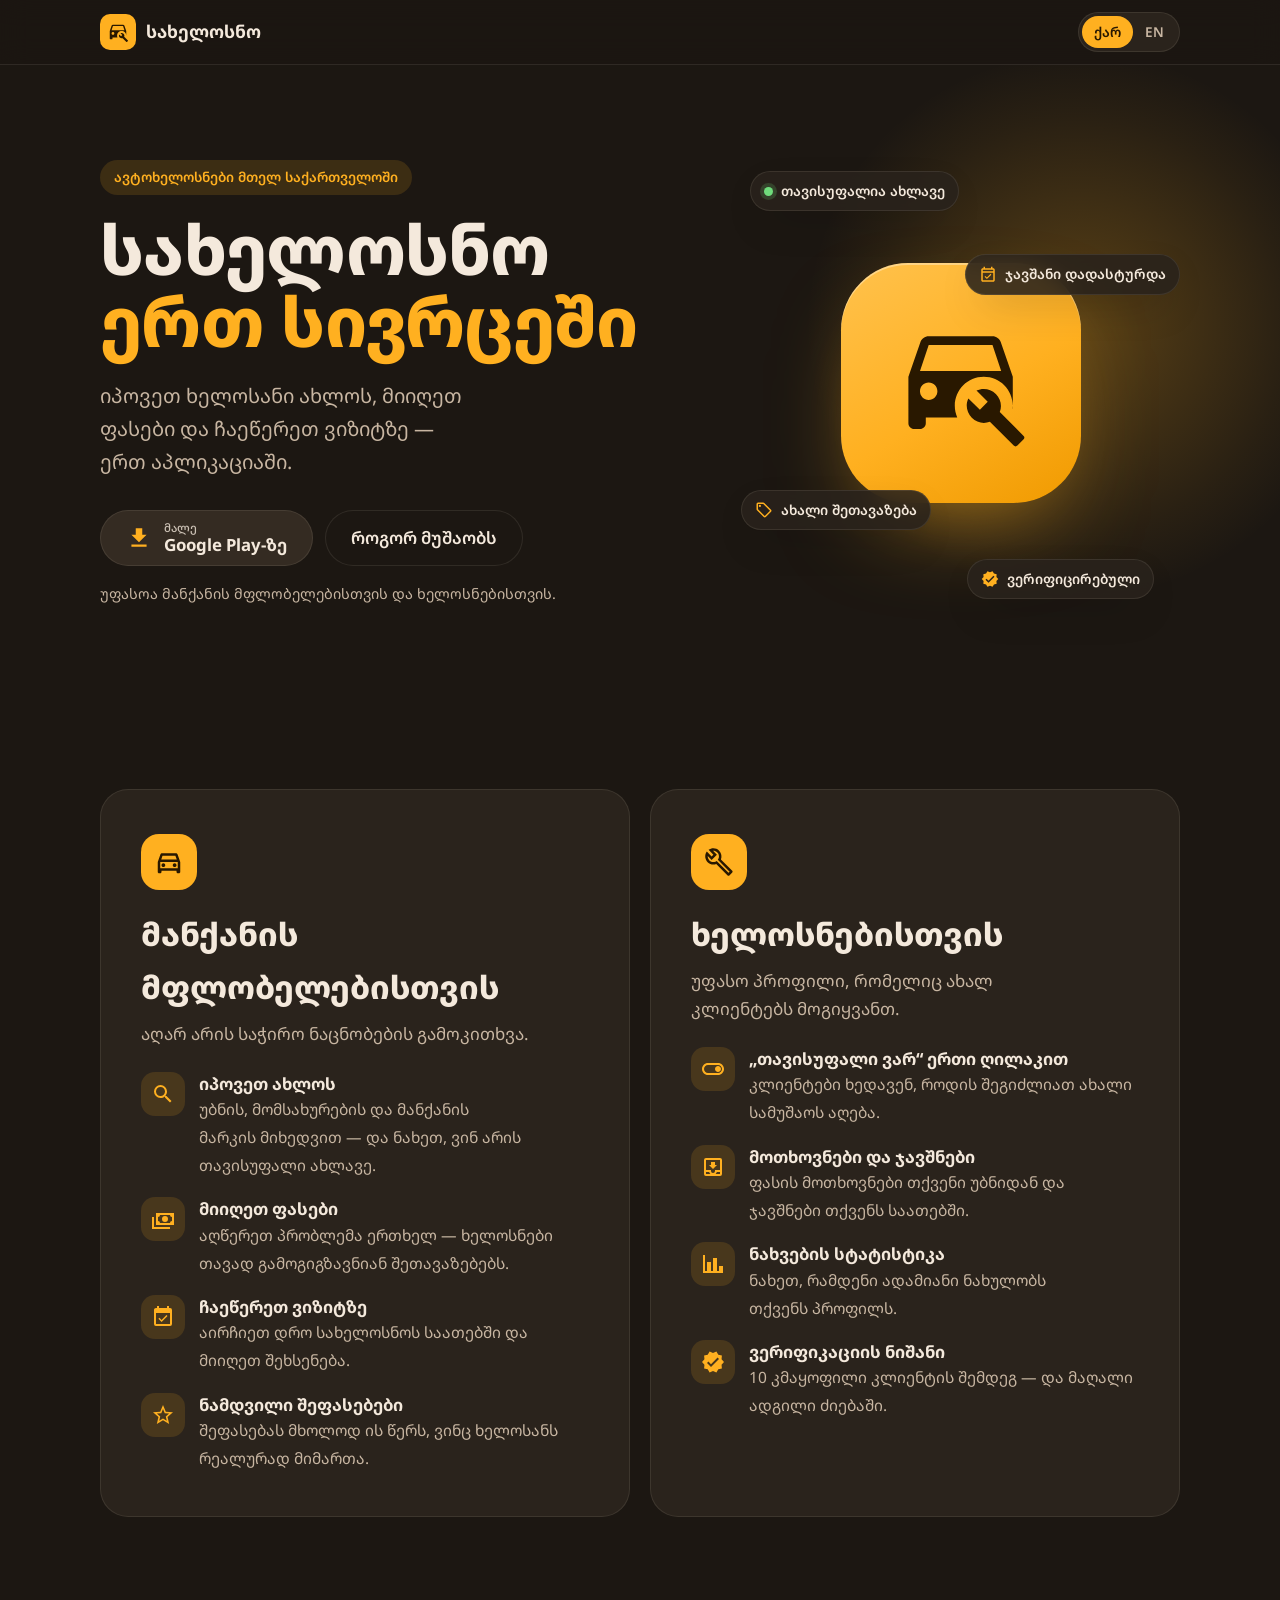
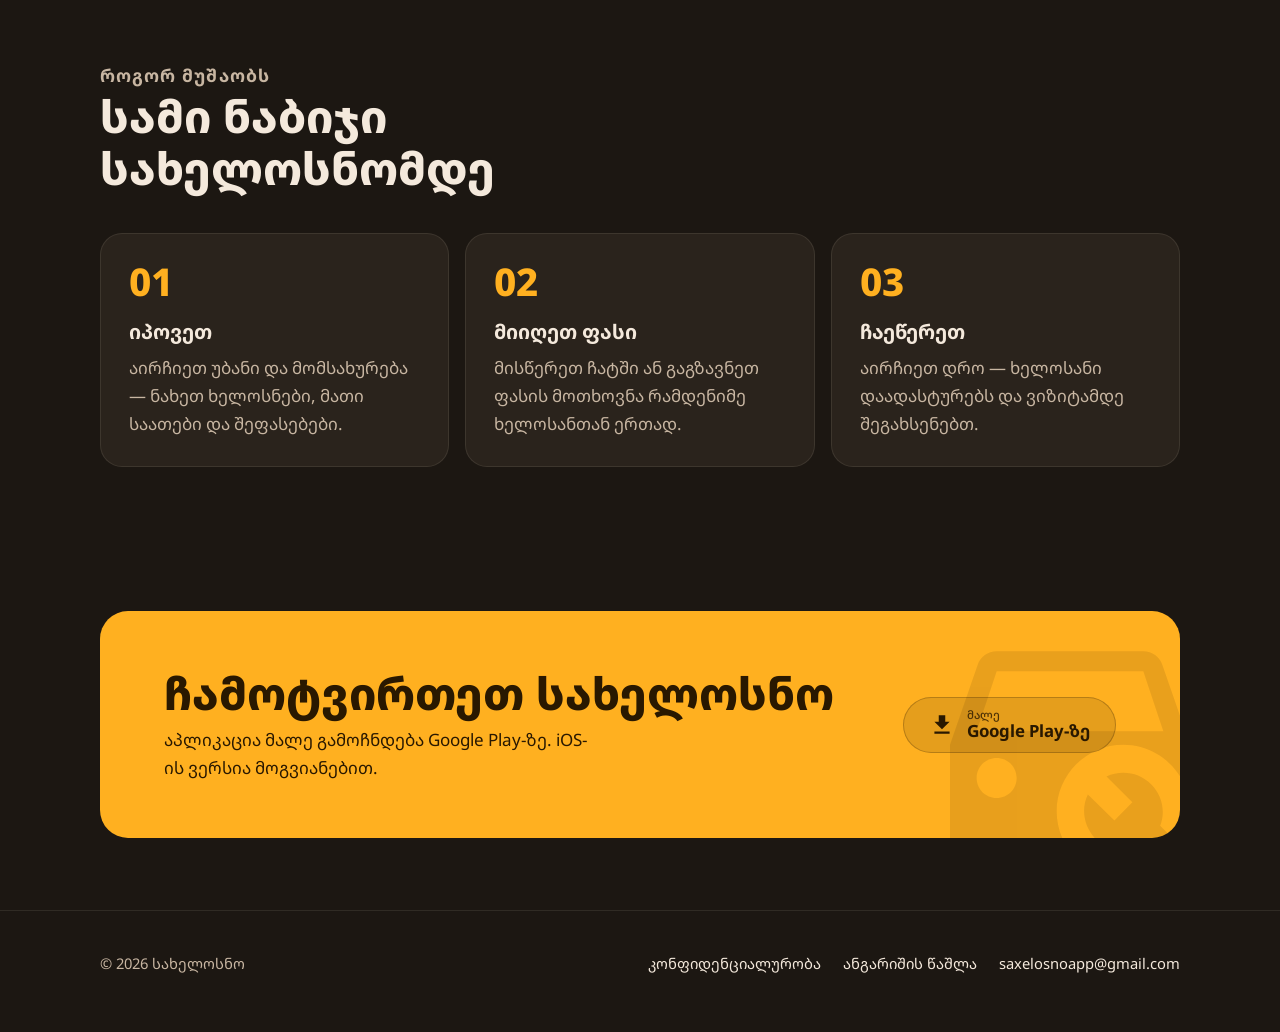
<file: index.html>
<!doctype html>
<html lang="ka">
<head>
  <meta charset="utf-8">
  <meta name="viewport" content="width=device-width, initial-scale=1">
  <title>სახელოსნო — ავტოხელოსნები ერთ სივრცეში</title>
  <meta name="description" content="იპოვეთ ავტოხელოსანი ახლოს, მიიღეთ ფასები და ჩაეწერეთ ვიზიტზე. Find a car mechanic nearby in Georgia, get prices and book a visit.">
  <meta name="theme-color" content="#1c1712">
  <meta property="og:title" content="სახელოსნო — ავტოხელოსნები ერთ სივრცეში">
  <meta property="og:description" content="იპოვეთ ავტოხელოსანი ახლოს, მიიღეთ ფასები და ჩაეწერეთ ვიზიტზე.">
  <meta property="og:image" content="https://saxelosno.com/img/og.png">
  <meta property="og:url" content="https://saxelosno.com/">
  <link rel="icon" href="img/apple-touch-icon.png">
  <link rel="apple-touch-icon" href="img/apple-touch-icon.png">
  <link rel="preconnect" href="https://fonts.googleapis.com">
  <link rel="preconnect" href="https://fonts.gstatic.com" crossorigin>
  <link href="https://fonts.googleapis.com/css2?family=Noto+Sans+Georgian:wght@400;500;600;700;800&display=swap" rel="stylesheet">
  <link rel="stylesheet" href="style.css?v=6">
  <script>
    // Georgian by default; English if chosen before or asked for with ?lang=en.
    (function () {
      var lang = new URLSearchParams(location.search).get('lang');
      try { lang = lang || localStorage.getItem('lang'); } catch (e) {}
      if (lang === 'en') { document.documentElement.dataset.lang = 'en'; document.documentElement.lang = 'en'; }
    })();
  </script>
</head>
<body>

<header class="topbar">
  <div class="wrap">
    <a class="wordmark" href="./">
      <span class="mark" aria-hidden="true"><svg viewBox="0 0 24 24"><path d="M20.96 16.45C20.97 16.3 21 16.15 21 16V16.5L20.96 16.45M11 16C11 16.71 11.15 17.39 11.42 18H6V19C6 19.55 5.55 20 5 20H4C3.45 20 3 19.55 3 19V11L5.08 5C5.28 4.42 5.84 4 6.5 4H17.5C18.16 4 18.72 4.42 18.92 5L21 11V16C21 13.24 18.76 11 16 11S11 13.24 11 16M8 13.5C8 12.67 7.33 12 6.5 12S5 12.67 5 13.5 5.67 15 6.5 15 8 14.33 8 13.5M19 10L17.5 5.5H6.5L5 10H19M22.87 21.19L18.76 17.08C19.17 16.04 18.94 14.82 18.08 13.97C17.18 13.06 15.83 12.88 14.74 13.38L16.68 15.32L15.33 16.68L13.34 14.73C12.8 15.82 13.05 17.17 13.93 18.08C14.79 18.94 16 19.16 17.05 18.76L21.16 22.86C21.34 23.05 21.61 23.05 21.79 22.86L22.83 21.83C23.05 21.65 23.05 21.33 22.87 21.19Z"/></svg></span>
      <span class="ka">სახელოსნო</span><span class="en">Saxelosno</span>
    </a>
    <div class="lang" role="group" aria-label="Language">
      <button type="button" data-set-lang="ka" aria-pressed="true">ქარ</button>
      <button type="button" data-set-lang="en" aria-pressed="false">EN</button>
    </div>
  </div>
</header>

<main>
  <section class="hero">
    <div class="wrap">
      <div>
        <p class="eyebrow">
          <span class="ka">ავტოხელოსნები მთელ საქართველოში</span>
          <span class="en">Car mechanics across Georgia</span>
        </p>
        <h1>
          <span class="ka">სახელოსნო<br><em>ერთ სივრცეში</em></span>
          <span class="en">Every workshop<br><em>in one place</em></span>
        </h1>
        <p class="lead">
          <span class="ka">იპოვეთ ხელოსანი ახლოს, მიიღეთ ფასები და ჩაეწერეთ ვიზიტზე — ერთ აპლიკაციაში.</span>
          <span class="en">Find a mechanic nearby, get prices and book a visit — all in one app.</span>
        </p>
        <div class="cta-row">
          <!-- STORE: when the app is live, replace with <a class="btn btn-store" href="https://play.google.com/store/apps/details?id=com.saxelosno.app"> and drop aria-disabled. -->
          <span class="btn btn-store" aria-disabled="true">
            <svg viewBox="0 0 24 24" aria-hidden="true"><path d="M5,20H19V18H5M19,9H15V3H9V9H5L12,16L19,9Z"/></svg>
            <span class="stack">
              <small><span class="ka">მალე</span><span class="en">Coming soon to</span></small>
              <strong><span class="ka">Google Play-ზე</span><span class="en">Google Play</span></strong>
            </span>
          </span>
          <a class="btn btn-ghost" href="#how">
            <span class="ka">როგორ მუშაობს</span><span class="en">How it works</span>
          </a>
        </div>
        <p class="fine">
          <span class="ka">უფასოა მანქანის მფლობელებისთვის და ხელოსნებისთვის.</span>
          <span class="en">Free for car owners and mechanics.</span>
        </p>
      </div>
      <div class="hero-visual" aria-hidden="true">
        <div class="emblem">
          <svg viewBox="0 0 24 24"><path d="M20.96 16.45C20.97 16.3 21 16.15 21 16V16.5L20.96 16.45M11 16C11 16.71 11.15 17.39 11.42 18H6V19C6 19.55 5.55 20 5 20H4C3.45 20 3 19.55 3 19V11L5.08 5C5.28 4.42 5.84 4 6.5 4H17.5C18.16 4 18.72 4.42 18.92 5L21 11V16C21 13.24 18.76 11 16 11S11 13.24 11 16M8 13.5C8 12.67 7.33 12 6.5 12S5 12.67 5 13.5 5.67 15 6.5 15 8 14.33 8 13.5M19 10L17.5 5.5H6.5L5 10H19M22.87 21.19L18.76 17.08C19.17 16.04 18.94 14.82 18.08 13.97C17.18 13.06 15.83 12.88 14.74 13.38L16.68 15.32L15.33 16.68L13.34 14.73C12.8 15.82 13.05 17.17 13.93 18.08C14.79 18.94 16 19.16 17.05 18.76L21.16 22.86C21.34 23.05 21.61 23.05 21.79 22.86L22.83 21.83C23.05 21.65 23.05 21.33 22.87 21.19Z"/></svg>
        </div>
        <span class="chip chip-a"><i class="dot"></i><span class="ka">თავისუფალია ახლავე</span><span class="en">Available now</span></span>
        <span class="chip chip-b"><svg viewBox="0 0 24 24"><path d="M19 3H18V1H16V3H8V1H6V3H5C3.9 3 3 3.9 3 5V19C3 20.11 3.9 21 5 21H19C20.11 21 21 20.11 21 19V5C21 3.9 20.11 3 19 3M19 19H5V9H19V19M5 7V5H19V7H5M10.56 17.46L16.5 11.53L15.43 10.47L10.56 15.34L8.45 13.23L7.39 14.29L10.56 17.46Z"/></svg><span class="ka">ჯავშანი დადასტურდა</span><span class="en">Booking confirmed</span></span>
        <span class="chip chip-c"><svg viewBox="0 0 24 24"><path d="M21.41 11.58L12.41 2.58A2 2 0 0 0 11 2H4A2 2 0 0 0 2 4V11A2 2 0 0 0 2.59 12.42L11.59 21.42A2 2 0 0 0 13 22A2 2 0 0 0 14.41 21.41L21.41 14.41A2 2 0 0 0 22 13A2 2 0 0 0 21.41 11.58M13 20L4 11V4H11L20 13M6.5 5A1.5 1.5 0 1 1 5 6.5A1.5 1.5 0 0 1 6.5 5Z"/></svg><span class="ka">ახალი შეთავაზება</span><span class="en">New price offer</span></span>
        <span class="chip chip-d"><svg viewBox="0 0 24 24"><path d="M23,12L20.56,9.22L20.9,5.54L17.29,4.72L15.4,1.54L12,3L8.6,1.54L6.71,4.72L3.1,5.53L3.44,9.21L1,12L3.44,14.78L3.1,18.47L6.71,19.29L8.6,22.47L12,21L15.4,22.46L17.29,19.28L20.9,18.46L20.56,14.78L23,12M10,17L6,13L7.41,11.59L10,14.17L16.59,7.58L18,9L10,17Z"/></svg><span class="ka">ვერიფიცირებული</span><span class="en">Verified</span></span>
      </div>
    </div>
  </section>

  <section id="features">
    <div class="wrap">

      <div class="audiences">
      <div class="audience reveal">
        <div>
          <span class="audience-ico"><svg viewBox="0 0 24 24" aria-hidden="true"><path d="M18.9 6C18.7 5.4 18.1 5 17.5 5H6.5C5.8 5 5.3 5.4 5.1 6L3 12V20C3 20.5 3.5 21 4 21H5C5.6 21 6 20.5 6 20V19H18V20C18 20.5 18.5 21 19 21H20C20.5 21 21 20.5 21 20V12L18.9 6M6.8 7H17.1L18.2 10H5.8L6.8 7M19 17H5V12H19V17M7.5 13C8.3 13 9 13.7 9 14.5S8.3 16 7.5 16 6 15.3 6 14.5 6.7 13 7.5 13M16.5 13C17.3 13 18 13.7 18 14.5S17.3 16 16.5 16C15.7 16 15 15.3 15 14.5S15.7 13 16.5 13Z"/></svg></span>
          <h3><span class="ka">მანქანის მფლობელებისთვის</span><span class="en">For car owners</span></h3>
          <p><span class="ka">აღარ არის საჭირო ნაცნობების გამოკითხვა.</span><span class="en">No more asking around for a good mechanic.</span></p>
          <ul class="features">
            <li>
              <span class="ico"><svg viewBox="0 0 24 24" aria-hidden="true"><path d="M9.5,3A6.5,6.5 0 0,1 16,9.5C16,11.11 15.41,12.59 14.44,13.73L14.71,14H15.5L20.5,19L19,20.5L14,15.5V14.71L13.73,14.44C12.59,15.41 11.11,16 9.5,16A6.5,6.5 0 0,1 3,9.5A6.5,6.5 0 0,1 9.5,3M9.5,5C7,5 5,7 5,9.5C5,12 7,14 9.5,14C12,14 14,12 14,9.5C14,7 12,5 9.5,5Z"/></svg></span>
              <div>
                <strong><span class="ka">იპოვეთ ახლოს</span><span class="en">Find one nearby</span></strong>
                <span class="ka">უბნის, მომსახურების და მანქანის მარკის მიხედვით — და ნახეთ, ვინ არის თავისუფალი ახლავე.</span>
                <span class="en">By area, service and car brand — and see who's available right now.</span>
              </div>
            </li>
            <li>
              <span class="ico"><svg viewBox="0 0 24 24" aria-hidden="true"><path d="M5,6H23V18H5V6M14,9A3,3 0 0,1 17,12A3,3 0 0,1 14,15A3,3 0 0,1 11,12A3,3 0 0,1 14,9M9,8A2,2 0 0,1 7,10V14A2,2 0 0,1 9,16H19A2,2 0 0,1 21,14V10A2,2 0 0,1 19,8H9M1,10H3V20H19V22H1V10Z"/></svg></span>
              <div>
                <strong><span class="ka">მიიღეთ ფასები</span><span class="en">Get prices</span></strong>
                <span class="ka">აღწერეთ პრობლემა ერთხელ — ხელოსნები თავად გამოგიგზავნიან შეთავაზებებს.</span>
                <span class="en">Describe the problem once and mechanics send you their offers.</span>
              </div>
            </li>
            <li>
              <span class="ico"><svg viewBox="0 0 24 24" aria-hidden="true"><path d="M19,19H5V8H19M19,3H18V1H16V3H8V1H6V3H5C3.89,3 3,3.9 3,5V19A2,2 0 0,0 5,21H19A2,2 0 0,0 21,19V5A2,2 0 0,0 19,3M16.53,11.06L15.47,10L10.59,14.88L8.47,12.76L7.41,13.82L10.59,17L16.53,11.06Z"/></svg></span>
              <div>
                <strong><span class="ka">ჩაეწერეთ ვიზიტზე</span><span class="en">Book a visit</span></strong>
                <span class="ka">აირჩიეთ დრო სახელოსნოს საათებში და მიიღეთ შეხსენება.</span>
                <span class="en">Pick a time within the workshop's hours and get a reminder.</span>
              </div>
            </li>
            <li>
              <span class="ico"><svg viewBox="0 0 24 24" aria-hidden="true"><path d="M12,15.39L8.24,17.66L9.23,13.38L5.91,10.5L10.29,10.13L12,6.09L13.71,10.13L18.09,10.5L14.77,13.38L15.76,17.66M22,9.24L14.81,8.63L12,2L9.19,8.63L2,9.24L7.45,13.97L5.82,21L12,17.27L18.18,21L16.54,13.97L22,9.24Z"/></svg></span>
              <div>
                <strong><span class="ka">ნამდვილი შეფასებები</span><span class="en">Real reviews</span></strong>
                <span class="ka">შეფასებას მხოლოდ ის წერს, ვინც ხელოსანს რეალურად მიმართა.</span>
                <span class="en">Only people who actually used a mechanic can review them.</span>
              </div>
            </li>
          </ul>
        </div>
      </div>

      <div class="audience reveal">
        <div>
          <span class="audience-ico"><svg viewBox="0 0 24 24" aria-hidden="true"><path d="M22.61,19L13.53,9.91C14.46,7.57 14,4.81 12.09,2.91C9.79,0.61 6.21,0.4 3.66,2.26L7.5,6.11L6.08,7.5L2.25,3.69C0.39,6.23 0.6,9.82 2.9,12.11C4.76,13.97 7.47,14.46 9.79,13.59L18.9,22.7C19.29,23.09 19.92,23.09 20.31,22.7L22.61,20.4C23,20 23,19.39 22.61,19M19.61,20.59L10.15,11.13C9.54,11.58 8.86,11.85 8.15,11.95C6.79,12.15 5.36,11.74 4.32,10.7C3.37,9.76 2.93,8.5 3,7.26L6.09,10.35L10.33,6.11L7.24,3C8.5,2.95 9.73,3.39 10.68,4.33C11.76,5.41 12.17,6.9 11.92,8.29C11.8,9 11.5,9.66 11.04,10.25L20.5,19.7L19.61,20.59Z"/></svg></span>
          <h3><span class="ka">ხელოსნებისთვის</span><span class="en">For mechanics</span></h3>
          <p><span class="ka">უფასო პროფილი, რომელიც ახალ კლიენტებს მოგიყვანთ.</span><span class="en">A free profile that brings you new customers.</span></p>
          <ul class="features">
            <li>
              <span class="ico"><svg viewBox="0 0 24 24" aria-hidden="true"><path d="M17 6H7C3.69 6 1 8.69 1 12S3.69 18 7 18H17C20.31 18 23 15.31 23 12S20.31 6 17 6M17 16H7C4.79 16 3 14.21 3 12S4.79 8 7 8H17C19.21 8 21 9.79 21 12S19.21 16 17 16M17 9C15.34 9 14 10.34 14 12S15.34 15 17 15 20 13.66 20 12 18.66 9 17 9Z"/></svg></span>
              <div>
                <strong><span class="ka">„თავისუფალი ვარ“ ერთი ღილაკით</span><span class="en">“Available” with one switch</span></strong>
                <span class="ka">კლიენტები ხედავენ, როდის შეგიძლიათ ახალი სამუშაოს აღება.</span>
                <span class="en">Customers see when you can take on new work.</span>
              </div>
            </li>
            <li>
              <span class="ico"><svg viewBox="0 0 24 24" aria-hidden="true"><path d="M19 3H5A2 2 0 0 0 3 5V19A2 2 0 0 0 5 21H19A2 2 0 0 0 21 19V5A2 2 0 0 0 19 3M5 19V17H8.13A4.13 4.13 0 0 0 9.4 19M19 19H14.6A4.13 4.13 0 0 0 15.87 17H19M19 15H14V16A2 2 0 0 1 10 16V15H5V5H19M16 10H14V7H10V10H8L12 14"/></svg></span>
              <div>
                <strong><span class="ka">მოთხოვნები და ჯავშნები</span><span class="en">Requests and bookings</span></strong>
                <span class="ka">ფასის მოთხოვნები თქვენი უბნიდან და ჯავშნები თქვენს საათებში.</span>
                <span class="en">Price requests from your area and bookings within your hours.</span>
              </div>
            </li>
            <li>
              <span class="ico"><svg viewBox="0 0 24 24" aria-hidden="true"><path d="M22,21H2V3H4V19H6V10H10V19H12V6H16V19H18V14H22V21Z"/></svg></span>
              <div>
                <strong><span class="ka">ნახვების სტატისტიკა</span><span class="en">Profile views</span></strong>
                <span class="ka">ნახეთ, რამდენი ადამიანი ნახულობს თქვენს პროფილს.</span>
                <span class="en">See how many people view your profile.</span>
              </div>
            </li>
            <li>
              <span class="ico"><svg viewBox="0 0 24 24" aria-hidden="true"><path d="M23,12L20.56,9.22L20.9,5.54L17.29,4.72L15.4,1.54L12,3L8.6,1.54L6.71,4.72L3.1,5.53L3.44,9.21L1,12L3.44,14.78L3.1,18.47L6.71,19.29L8.6,22.47L12,21L15.4,22.46L17.29,19.28L20.9,18.46L20.56,14.78L23,12M10,17L6,13L7.41,11.59L10,14.17L16.59,7.58L18,9L10,17Z"/></svg></span>
              <div>
                <strong><span class="ka">ვერიფიკაციის ნიშანი</span><span class="en">Verified badge</span></strong>
                <span class="ka">10 კმაყოფილი კლიენტის შემდეგ — და მაღალი ადგილი ძიებაში.</span>
                <span class="en">After 10 satisfied customers — and a higher place in search.</span>
              </div>
            </li>
          </ul>
        </div>
      </div>
      </div>
    </div>
  </section>

  <section id="how">
    <div class="wrap">
      <div class="section-head reveal">
        <p class="kicker"><span class="ka">როგორ მუშაობს</span><span class="en">How it works</span></p>
        <h2><span class="ka">სამი ნაბიჯი სახელოსნომდე</span><span class="en">Three steps to the workshop</span></h2>
      </div>
      <ol class="steps">
        <li class="reveal">
          <h3><span class="ka">იპოვეთ</span><span class="en">Find</span></h3>
          <p><span class="ka">აირჩიეთ უბანი და მომსახურება — ნახეთ ხელოსნები, მათი საათები და შეფასებები.</span><span class="en">Choose your area and service — see mechanics, their hours and reviews.</span></p>
        </li>
        <li class="reveal">
          <h3><span class="ka">მიიღეთ ფასი</span><span class="en">Get a price</span></h3>
          <p><span class="ka">მისწერეთ ჩატში ან გაგზავნეთ ფასის მოთხოვნა რამდენიმე ხელოსანთან ერთად.</span><span class="en">Message in the chat, or send one price request to several mechanics.</span></p>
        </li>
        <li class="reveal">
          <h3><span class="ka">ჩაეწერეთ</span><span class="en">Book</span></h3>
          <p><span class="ka">აირჩიეთ დრო — ხელოსანი დაადასტურებს და ვიზიტამდე შეგახსენებთ.</span><span class="en">Pick a time — the mechanic confirms and we remind you before the visit.</span></p>
        </li>
      </ol>
    </div>
  </section>

  <section id="download">
    <div class="wrap">
      <div class="download reveal">
        <svg class="bg-mark" viewBox="0 0 24 24" aria-hidden="true"><path d="M20.96 16.45C20.97 16.3 21 16.15 21 16V16.5L20.96 16.45M11 16C11 16.71 11.15 17.39 11.42 18H6V19C6 19.55 5.55 20 5 20H4C3.45 20 3 19.55 3 19V11L5.08 5C5.28 4.42 5.84 4 6.5 4H17.5C18.16 4 18.72 4.42 18.92 5L21 11V16C21 13.24 18.76 11 16 11S11 13.24 11 16M8 13.5C8 12.67 7.33 12 6.5 12S5 12.67 5 13.5 5.67 15 6.5 15 8 14.33 8 13.5M19 10L17.5 5.5H6.5L5 10H19M22.87 21.19L18.76 17.08C19.17 16.04 18.94 14.82 18.08 13.97C17.18 13.06 15.83 12.88 14.74 13.38L16.68 15.32L15.33 16.68L13.34 14.73C12.8 15.82 13.05 17.17 13.93 18.08C14.79 18.94 16 19.16 17.05 18.76L21.16 22.86C21.34 23.05 21.61 23.05 21.79 22.86L22.83 21.83C23.05 21.65 23.05 21.33 22.87 21.19Z"/></svg>
        <div>
          <h2><span class="ka">ჩამოტვირთეთ სახელოსნო</span><span class="en">Get Saxelosno</span></h2>
          <p><span class="ka">აპლიკაცია მალე გამოჩნდება Google Play-ზე. iOS-ის ვერსია მოგვიანებით.</span><span class="en">The app is coming soon to Google Play. An iOS version will follow.</span></p>
        </div>
        <!-- STORE: same switch as in the hero once the app is live. -->
        <span class="btn btn-store" aria-disabled="true">
          <svg viewBox="0 0 24 24" aria-hidden="true"><path d="M5,20H19V18H5M19,9H15V3H9V9H5L12,16L19,9Z"/></svg>
          <span class="stack">
            <small><span class="ka">მალე</span><span class="en">Coming soon to</span></small>
            <strong><span class="ka">Google Play-ზე</span><span class="en">Google Play</span></strong>
          </span>
        </span>
      </div>
    </div>
  </section>
</main>

<footer class="site-footer">
  <div class="wrap">
    <span>© 2026 <span class="ka">სახელოსნო</span><span class="en">Saxelosno</span></span>
    <nav aria-label="Footer">
      <a href="privacy.html"><span class="ka">კონფიდენციალურობა</span><span class="en">Privacy</span></a>
      <a href="delete-account.html"><span class="ka">ანგარიშის წაშლა</span><span class="en">Delete account</span></a>
      <a href="mailto:saxelosnoapp@gmail.com">saxelosnoapp@gmail.com</a>
    </nav>
  </div>
</footer>

<script>
  // Language switch: remembered on this device.
  document.querySelectorAll('[data-set-lang]').forEach(function (button) {
    var lang = document.documentElement.dataset.lang || 'ka';
    button.setAttribute('aria-pressed', String(button.dataset.setLang === lang));
    button.addEventListener('click', function () {
      var next = button.dataset.setLang;
      if (next === 'en') document.documentElement.dataset.lang = 'en';
      else delete document.documentElement.dataset.lang;
      document.documentElement.lang = next;
      try { localStorage.setItem('lang', next); } catch (e) {}
      document.querySelectorAll('[data-set-lang]').forEach(function (b) {
        b.setAttribute('aria-pressed', String(b.dataset.setLang === next));
      });
    });
  });

  // Fade sections in as they scroll into view.
  var reveal = document.querySelectorAll('.reveal');
  if ('IntersectionObserver' in window) {
    var observer = new IntersectionObserver(function (entries) {
      entries.forEach(function (entry) {
        if (entry.isIntersecting) { entry.target.classList.add('in'); observer.unobserve(entry.target); }
      });
    }, { rootMargin: '0px 0px -8% 0px' });
    reveal.forEach(function (el) { observer.observe(el); });
  } else {
    reveal.forEach(function (el) { el.classList.add('in'); });
  }
</script>
</body>
</html>
</file>
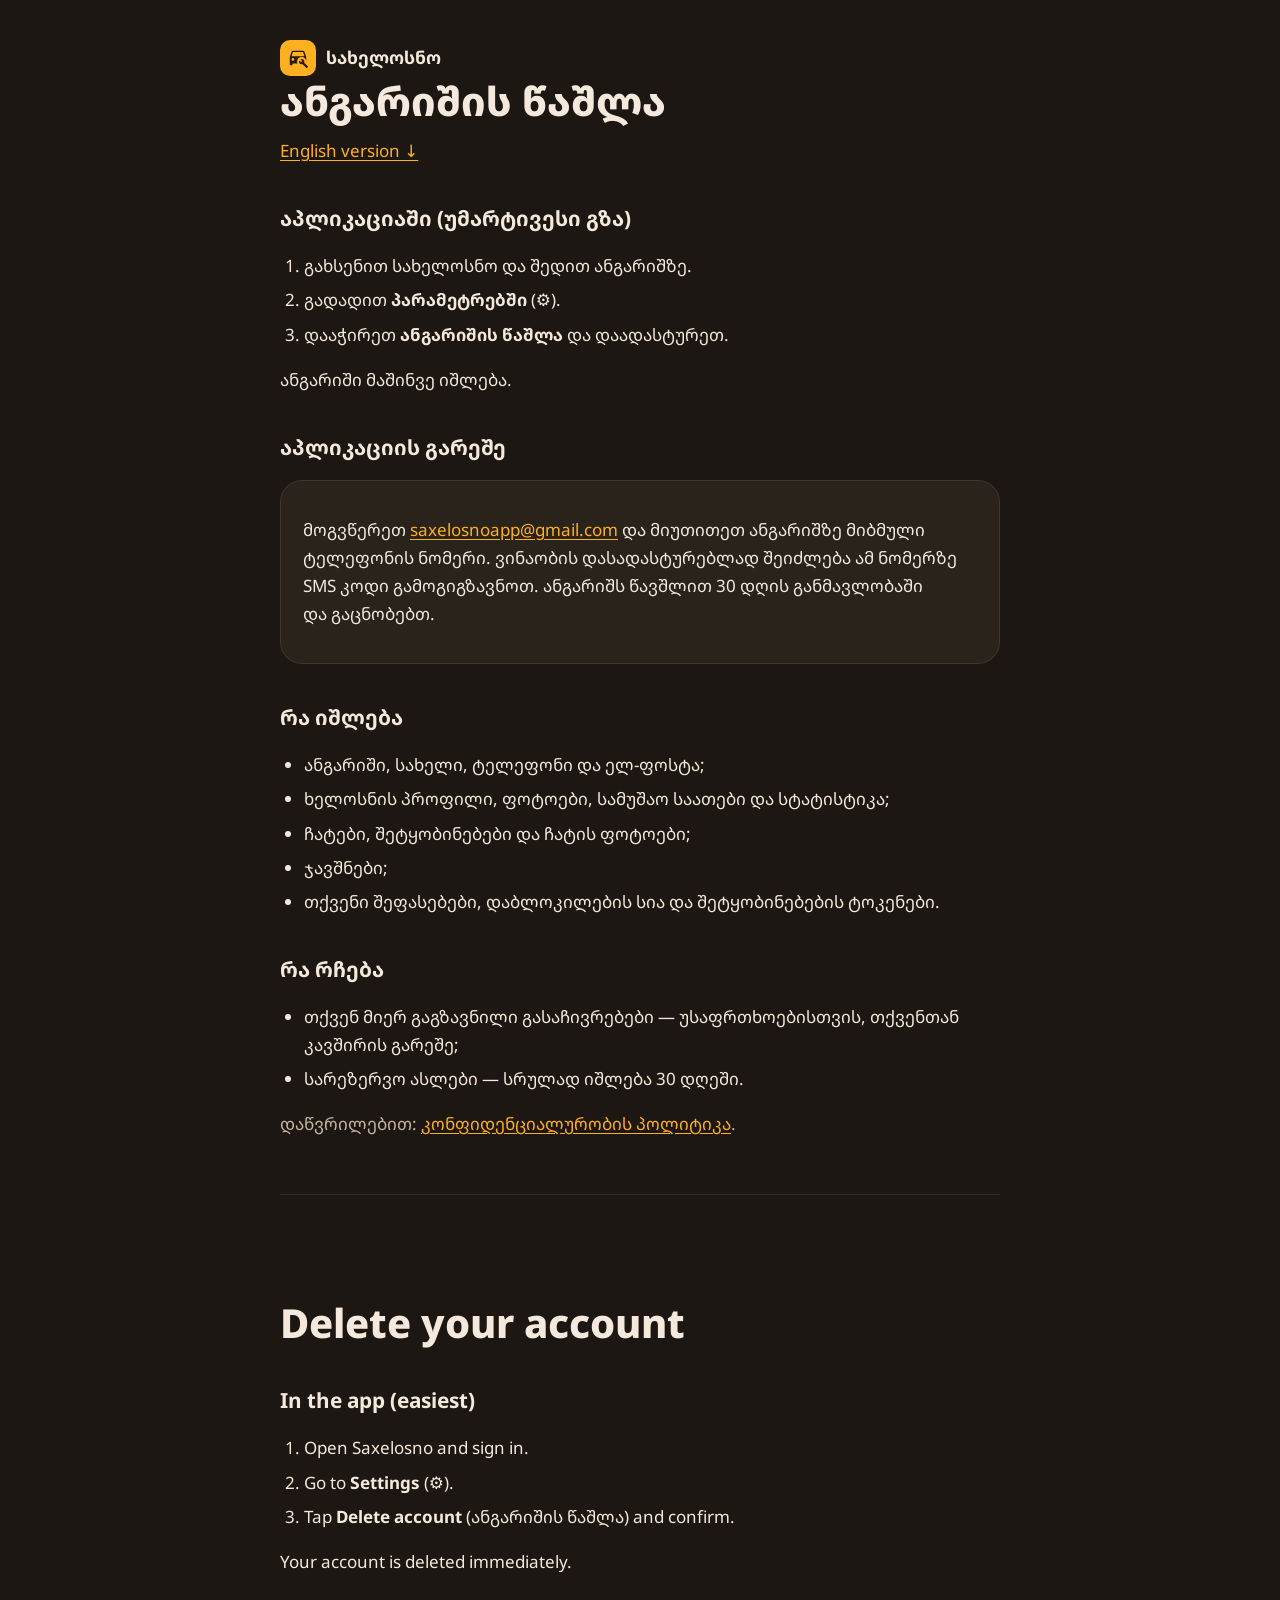
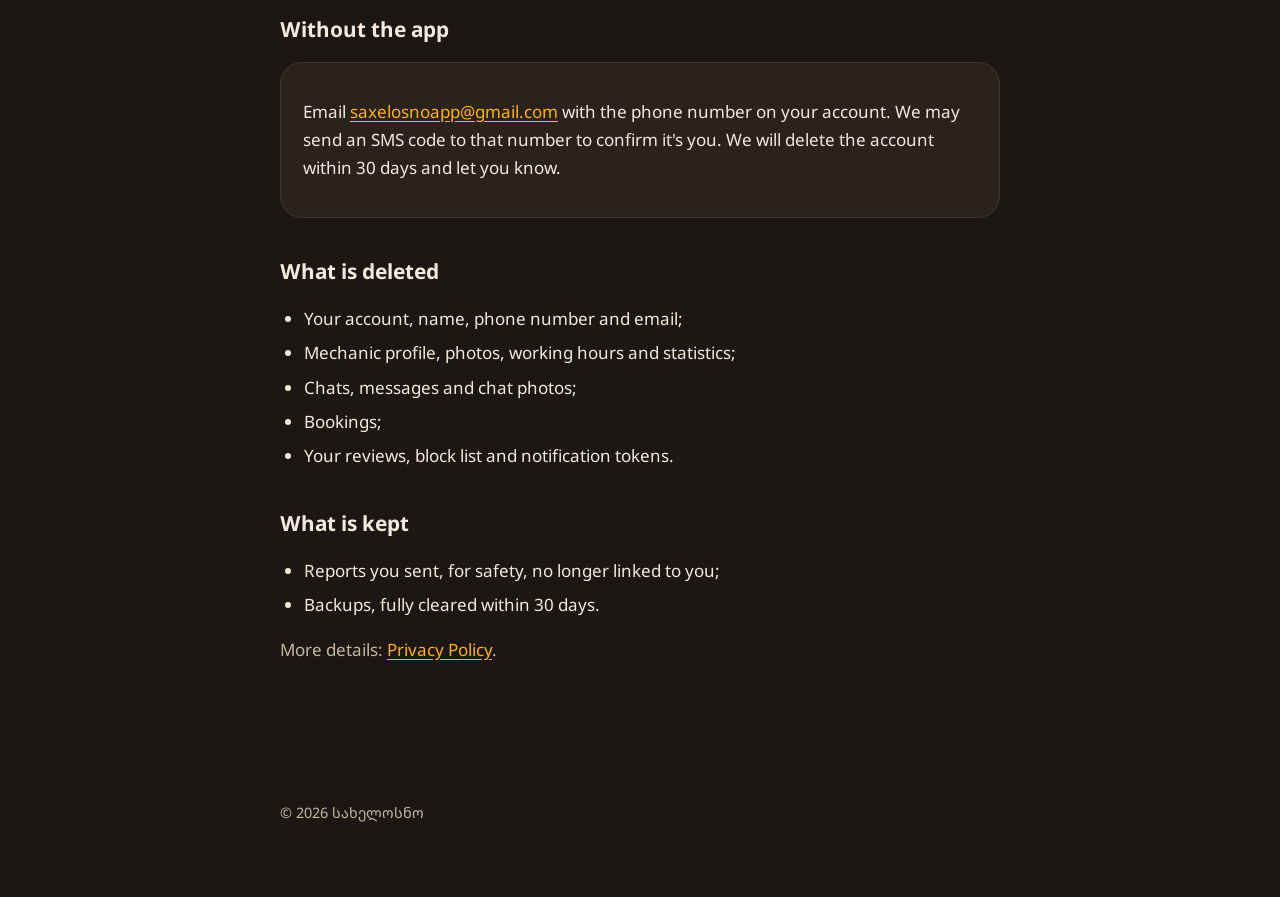
<file: delete-account.html>
<!doctype html>
<html lang="ka">
<head>
  <meta charset="utf-8">
  <meta name="viewport" content="width=device-width, initial-scale=1">
  <meta name="theme-color" content="#1c1712">
  <link rel="icon" href="img/apple-touch-icon.png">
  <title>ანგარიშის წაშლა — სახელოსნო</title>
  <meta name="description" content="როგორ წავშალოთ სახელოსნოს ანგარიში / How to delete your Saxelosno account">
  <link rel="preconnect" href="https://fonts.googleapis.com">
  <link rel="preconnect" href="https://fonts.gstatic.com" crossorigin>
  <link href="https://fonts.googleapis.com/css2?family=Noto+Sans+Georgian:wght@400;500;600;700;800&display=swap" rel="stylesheet">
  <link rel="stylesheet" href="style.css?v=6">
</head>
<body>
<main class="doc">
  <header>
    <a class="wordmark" href="./"><span class="mark" aria-hidden="true"><svg viewBox="0 0 24 24"><path d="M20.96 16.45C20.97 16.3 21 16.15 21 16V16.5L20.96 16.45M11 16C11 16.71 11.15 17.39 11.42 18H6V19C6 19.55 5.55 20 5 20H4C3.45 20 3 19.55 3 19V11L5.08 5C5.28 4.42 5.84 4 6.5 4H17.5C18.16 4 18.72 4.42 18.92 5L21 11V16C21 13.24 18.76 11 16 11S11 13.24 11 16M8 13.5C8 12.67 7.33 12 6.5 12S5 12.67 5 13.5 5.67 15 6.5 15 8 14.33 8 13.5M19 10L17.5 5.5H6.5L5 10H19M22.87 21.19L18.76 17.08C19.17 16.04 18.94 14.82 18.08 13.97C17.18 13.06 15.83 12.88 14.74 13.38L16.68 15.32L15.33 16.68L13.34 14.73C12.8 15.82 13.05 17.17 13.93 18.08C14.79 18.94 16 19.16 17.05 18.76L21.16 22.86C21.34 23.05 21.61 23.05 21.79 22.86L22.83 21.83C23.05 21.65 23.05 21.33 22.87 21.19Z"/></svg></span>სახელოსნო</a>
    <h1>ანგარიშის წაშლა</h1>
    <nav class="lang-switch"><a href="#en">English version ↓</a></nav>
  </header>

  <h2>აპლიკაციაში (უმარტივესი გზა)</h2>
  <ol>
    <li>გახსენით სახელოსნო და შედით ანგარიშზე.</li>
    <li>გადადით <strong>პარამეტრებში</strong> (⚙️).</li>
    <li>დააჭირეთ <strong>ანგარიშის წაშლა</strong> და დაადასტურეთ.</li>
  </ol>
  <p>ანგარიში მაშინვე იშლება.</p>

  <h2>აპლიკაციის გარეშე</h2>
  <div class="card">
    <p>მოგვწერეთ <a href="mailto:saxelosnoapp@gmail.com?subject=%E1%83%90%E1%83%9C%E1%83%92%E1%83%90%E1%83%A0%E1%83%98%E1%83%A8%E1%83%98%E1%83%A1%20%E1%83%AC%E1%83%90%E1%83%A8%E1%83%9A%E1%83%90">saxelosnoapp@gmail.com</a> და მიუთითეთ ანგარიშზე მიბმული ტელეფონის ნომერი. ვინაობის დასადასტურებლად შეიძლება ამ ნომერზე SMS კოდი გამოგიგზავნოთ. ანგარიშს წავშლით 30 დღის განმავლობაში და გაცნობებთ.</p>
  </div>

  <h2>რა იშლება</h2>
  <ul>
    <li>ანგარიში, სახელი, ტელეფონი და ელ-ფოსტა;</li>
    <li>ხელოსნის პროფილი, ფოტოები, სამუშაო საათები და სტატისტიკა;</li>
    <li>ჩატები, შეტყობინებები და ჩატის ფოტოები;</li>
    <li>ჯავშნები;</li>
    <li>თქვენი შეფასებები, დაბლოკილების სია და შეტყობინებების ტოკენები.</li>
  </ul>

  <h2>რა რჩება</h2>
  <ul>
    <li>თქვენ მიერ გაგზავნილი გასაჩივრებები — უსაფრთხოებისთვის, თქვენთან კავშირის გარეშე;</li>
    <li>სარეზერვო ასლები — სრულად იშლება 30 დღეში.</li>
  </ul>

  <p class="muted">დაწვრილებით: <a href="privacy.html">კონფიდენციალურობის პოლიტიკა</a>.</p>

  <hr>

  <section id="en" lang="en">
    <h1>Delete your account</h1>

    <h2>In the app (easiest)</h2>
    <ol>
      <li>Open Saxelosno and sign in.</li>
      <li>Go to <strong>Settings</strong> (⚙️).</li>
      <li>Tap <strong>Delete account</strong> (ანგარიშის წაშლა) and confirm.</li>
    </ol>
    <p>Your account is deleted immediately.</p>

    <h2>Without the app</h2>
    <div class="card">
      <p>Email <a href="mailto:saxelosnoapp@gmail.com?subject=Delete%20my%20account">saxelosnoapp@gmail.com</a> with the phone number on your account. We may send an SMS code to that number to confirm it's you. We will delete the account within 30 days and let you know.</p>
    </div>

    <h2>What is deleted</h2>
    <ul>
      <li>Your account, name, phone number and email;</li>
      <li>Mechanic profile, photos, working hours and statistics;</li>
      <li>Chats, messages and chat photos;</li>
      <li>Bookings;</li>
      <li>Your reviews, block list and notification tokens.</li>
    </ul>

    <h2>What is kept</h2>
    <ul>
      <li>Reports you sent, for safety, no longer linked to you;</li>
      <li>Backups, fully cleared within 30 days.</li>
    </ul>

    <p class="muted">More details: <a href="privacy.html#en">Privacy Policy</a>.</p>
  </section>

  <footer>© 2026 სახელოსნო</footer>
</main>
</body>
</html>
</file>
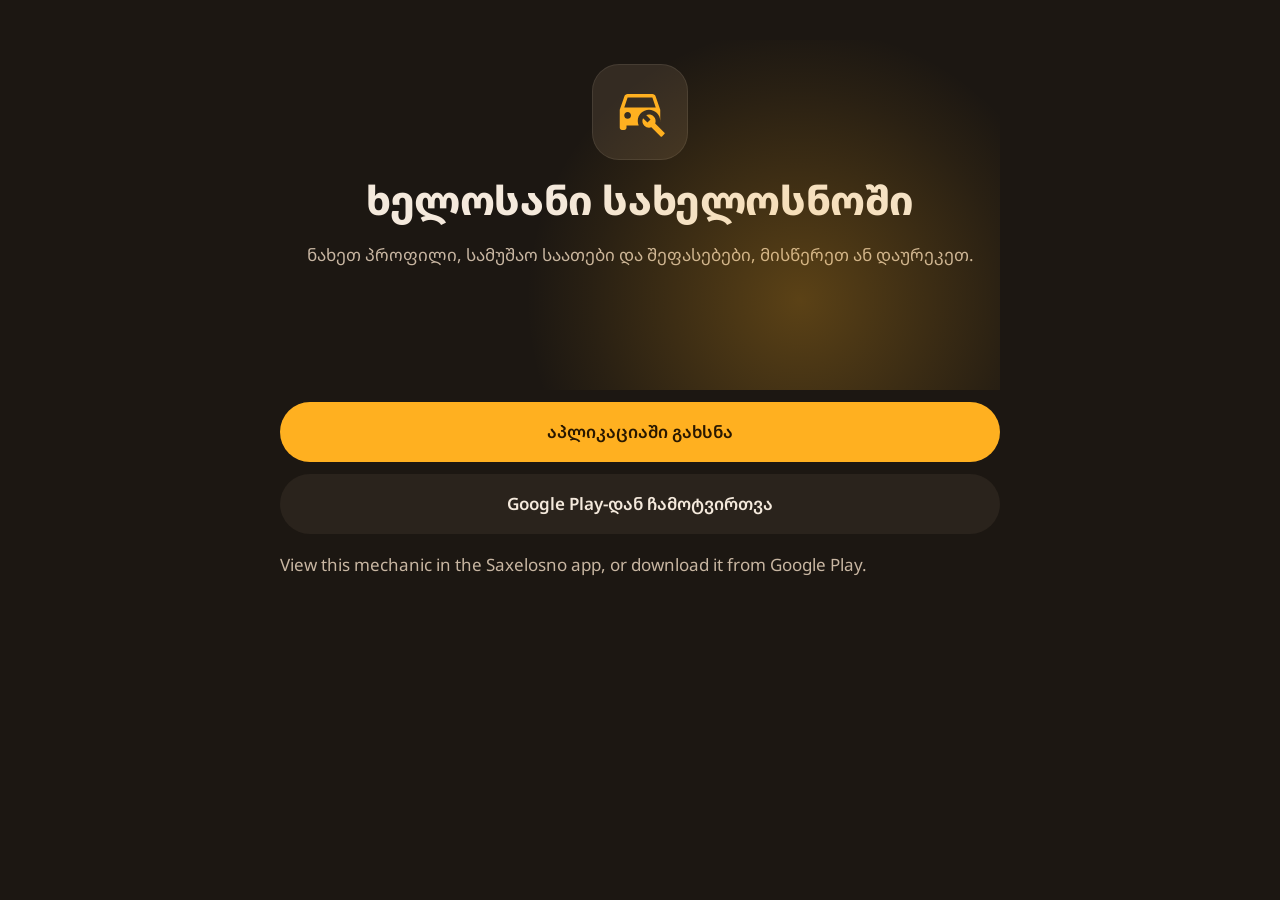
<file: m.html>
<!doctype html>
<html lang="ka">
<head>
  <meta charset="utf-8">
  <meta name="viewport" content="width=device-width, initial-scale=1">
  <meta name="theme-color" content="#1c1712">
  <link rel="icon" href="img/apple-touch-icon.png">
  <title>ხელოსანი სახელოსნოში</title>
  <meta name="description" content="ნახეთ ეს ხელოსანი აპლიკაცია სახელოსნოში / View this mechanic in the Saxelosno app">
  <link rel="preconnect" href="https://fonts.googleapis.com">
  <link rel="preconnect" href="https://fonts.gstatic.com" crossorigin>
  <link href="https://fonts.googleapis.com/css2?family=Noto+Sans+Georgian:wght@400;500;600;700;800&display=swap" rel="stylesheet">
  <link rel="stylesheet" href="style.css?v=6">
  <style>
    .hero { text-align: center; padding-top: 24px; }
    .share-mark { width: 96px; height: 96px; border-radius: 27px; background: var(--surface-2); box-shadow: inset 0 0 0 1px var(--line); display: inline-flex; align-items: center; justify-content: center; margin-bottom: 16px; }
    .button { display: block; text-align: center; padding: 16px; border-radius: 999px; font-weight: 600; text-decoration: none; margin: 12px 0; }
    .primary { background: var(--amber); color: var(--on-amber); }
    .secondary { background: var(--surface); color: var(--text); }
  </style>
</head>
<body>
<main class="doc">
  <div class="hero">
    <div class="share-mark" aria-hidden="true">
      <svg width="54" height="54" viewBox="0 0 24 24"><path fill="#ffb020" d="M20.96 16.45C20.97 16.3 21 16.15 21 16V16.5L20.96 16.45M11 16C11 16.71 11.15 17.39 11.42 18H6V19C6 19.55 5.55 20 5 20H4C3.45 20 3 19.55 3 19V11L5.08 5C5.28 4.42 5.84 4 6.5 4H17.5C18.16 4 18.72 4.42 18.92 5L21 11V16C21 13.24 18.76 11 16 11S11 13.24 11 16M8 13.5C8 12.67 7.33 12 6.5 12S5 12.67 5 13.5 5.67 15 6.5 15 8 14.33 8 13.5M19 10L17.5 5.5H6.5L5 10H19M22.87 21.19L18.76 17.08C19.17 16.04 18.94 14.82 18.08 13.97C17.18 13.06 15.83 12.88 14.74 13.38L16.68 15.32L15.33 16.68L13.34 14.73C12.8 15.82 13.05 17.17 13.93 18.08C14.79 18.94 16 19.16 17.05 18.76L21.16 22.86C21.34 23.05 21.61 23.05 21.79 22.86L22.83 21.83C23.05 21.65 23.05 21.33 22.87 21.19Z"/></svg>
    </div>
    <h1>ხელოსანი სახელოსნოში</h1>
    <p class="muted">ნახეთ პროფილი, სამუშაო საათები და შეფასებები, მისწერეთ ან დაურეკეთ.</p>
  </div>

  <a id="open" class="button primary" href="saxelosno://">აპლიკაციაში გახსნა</a>
  <a class="button secondary" href="https://play.google.com/store/apps/details?id=com.saxelosno.app">Google Play-დან ჩამოტვირთვა</a>

  <p class="muted" lang="en">View this mechanic in the Saxelosno app, or download it from Google Play.</p>
</main>
<script>
  // The link carries the mechanic's id: ?id=<uuid>. Only a real id is used.
  var id = new URLSearchParams(location.search).get('id') || '';
  if (/^[0-9a-f]{8}-[0-9a-f]{4}-[0-9a-f]{4}-[0-9a-f]{4}-[0-9a-f]{12}$/i.test(id)) {
    var deepLink = 'saxelosno://owner/mechanic/' + id;
    document.getElementById('open').href = deepLink;
    // Try the app straight away; if it isn't installed, the page simply stays.
    location.href = deepLink;
  }
</script>
</body>
</html>
</file>
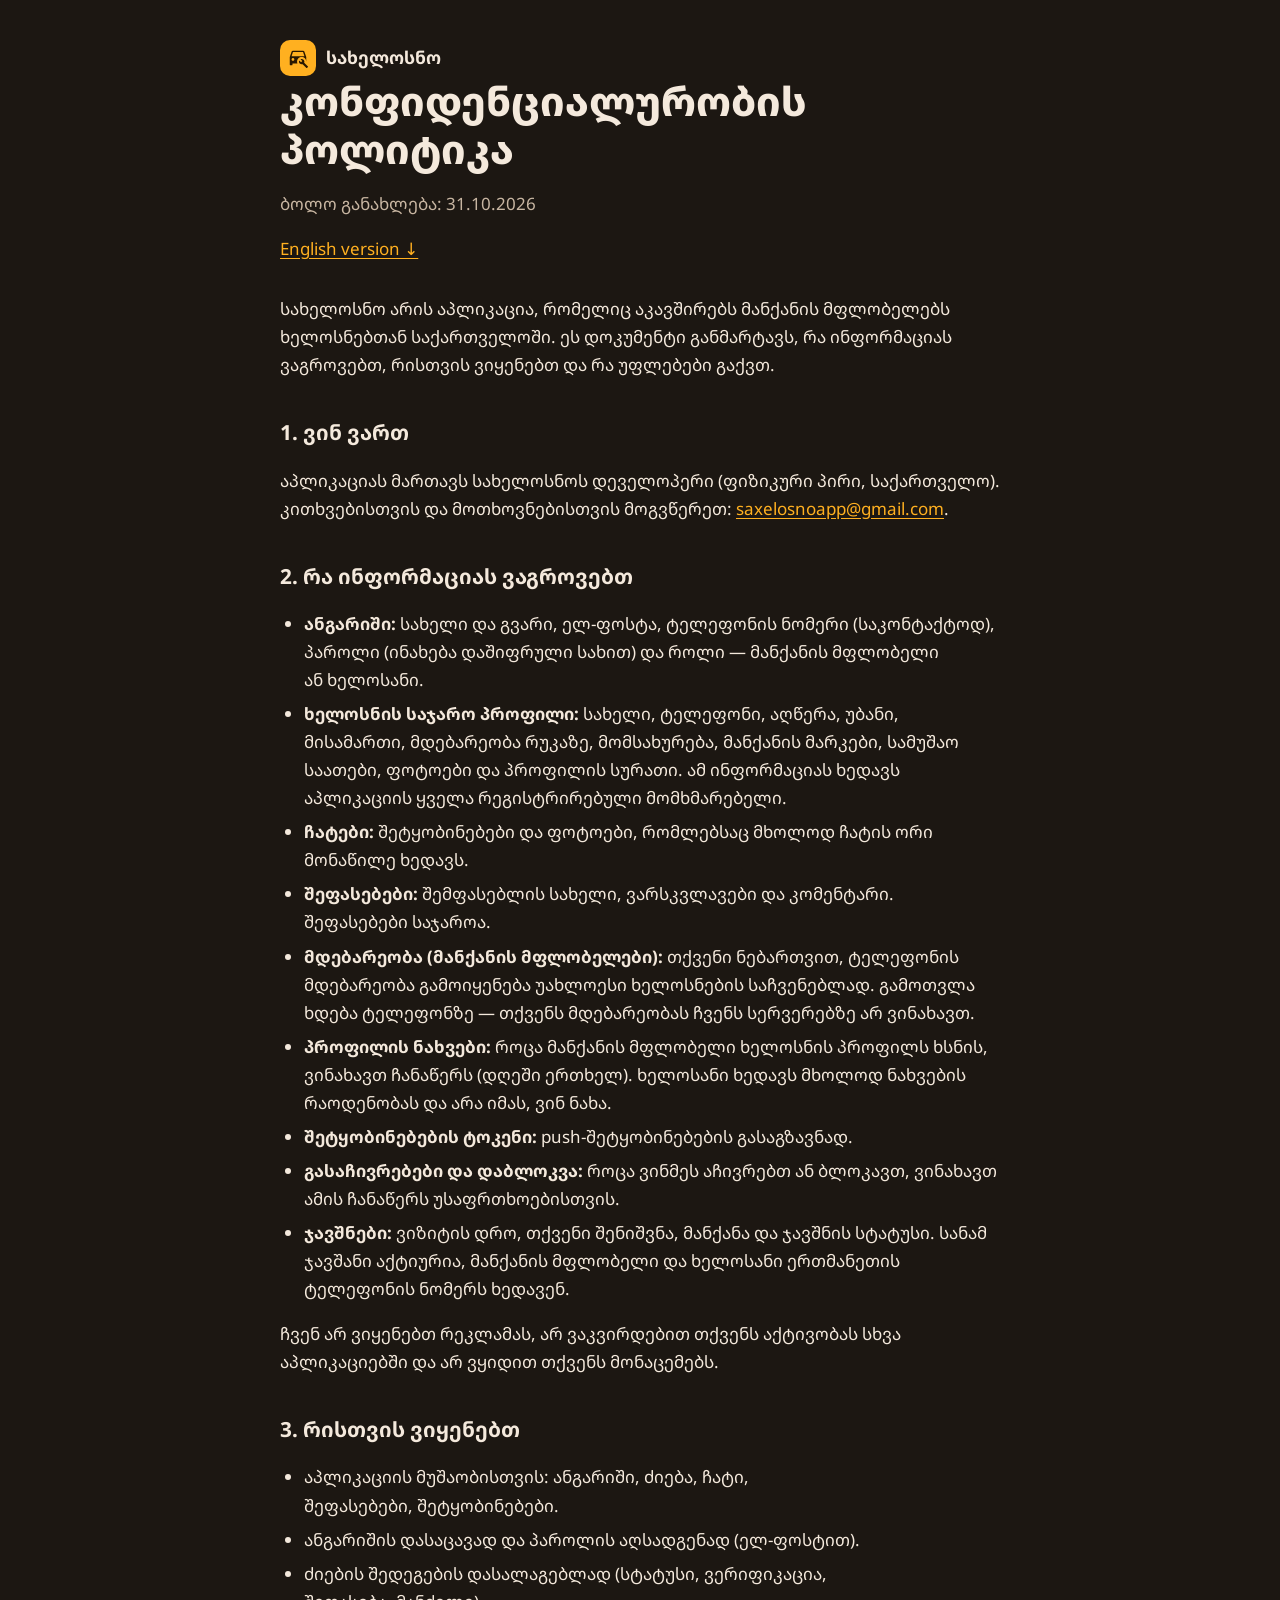
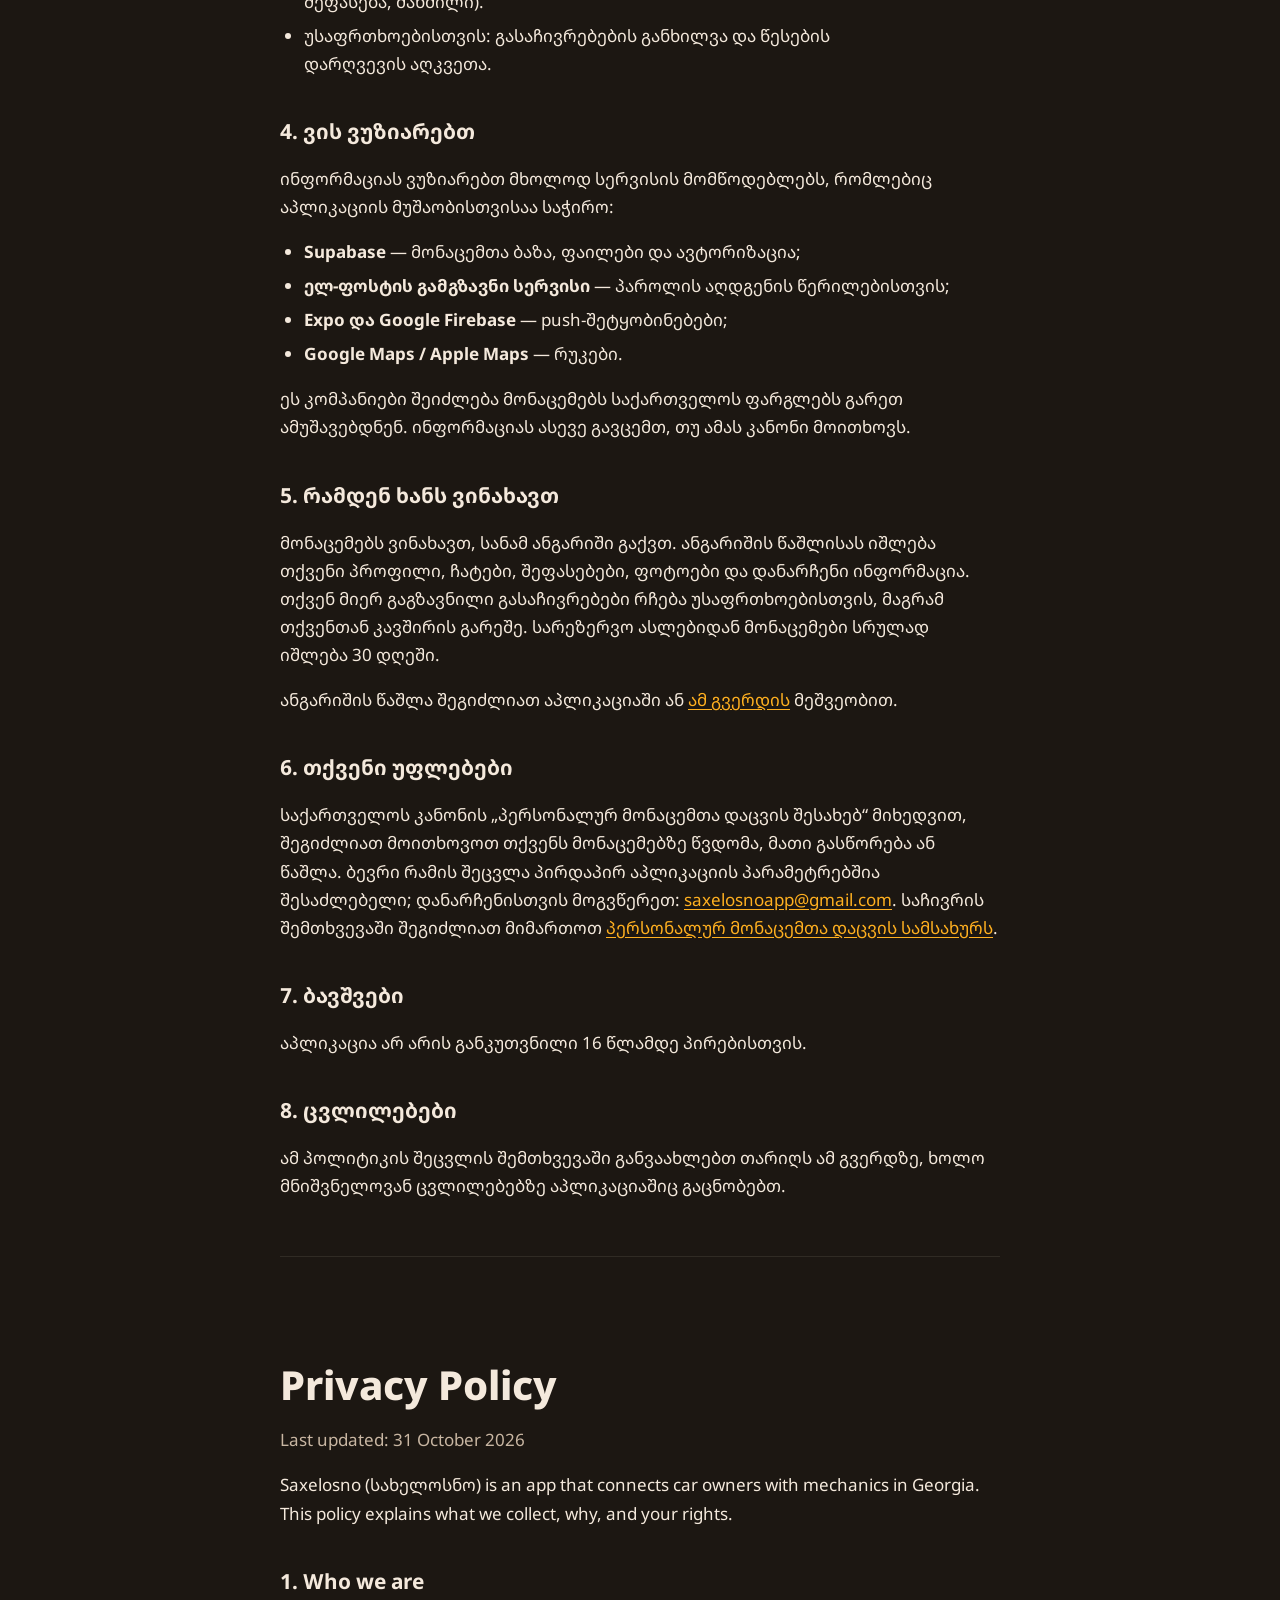
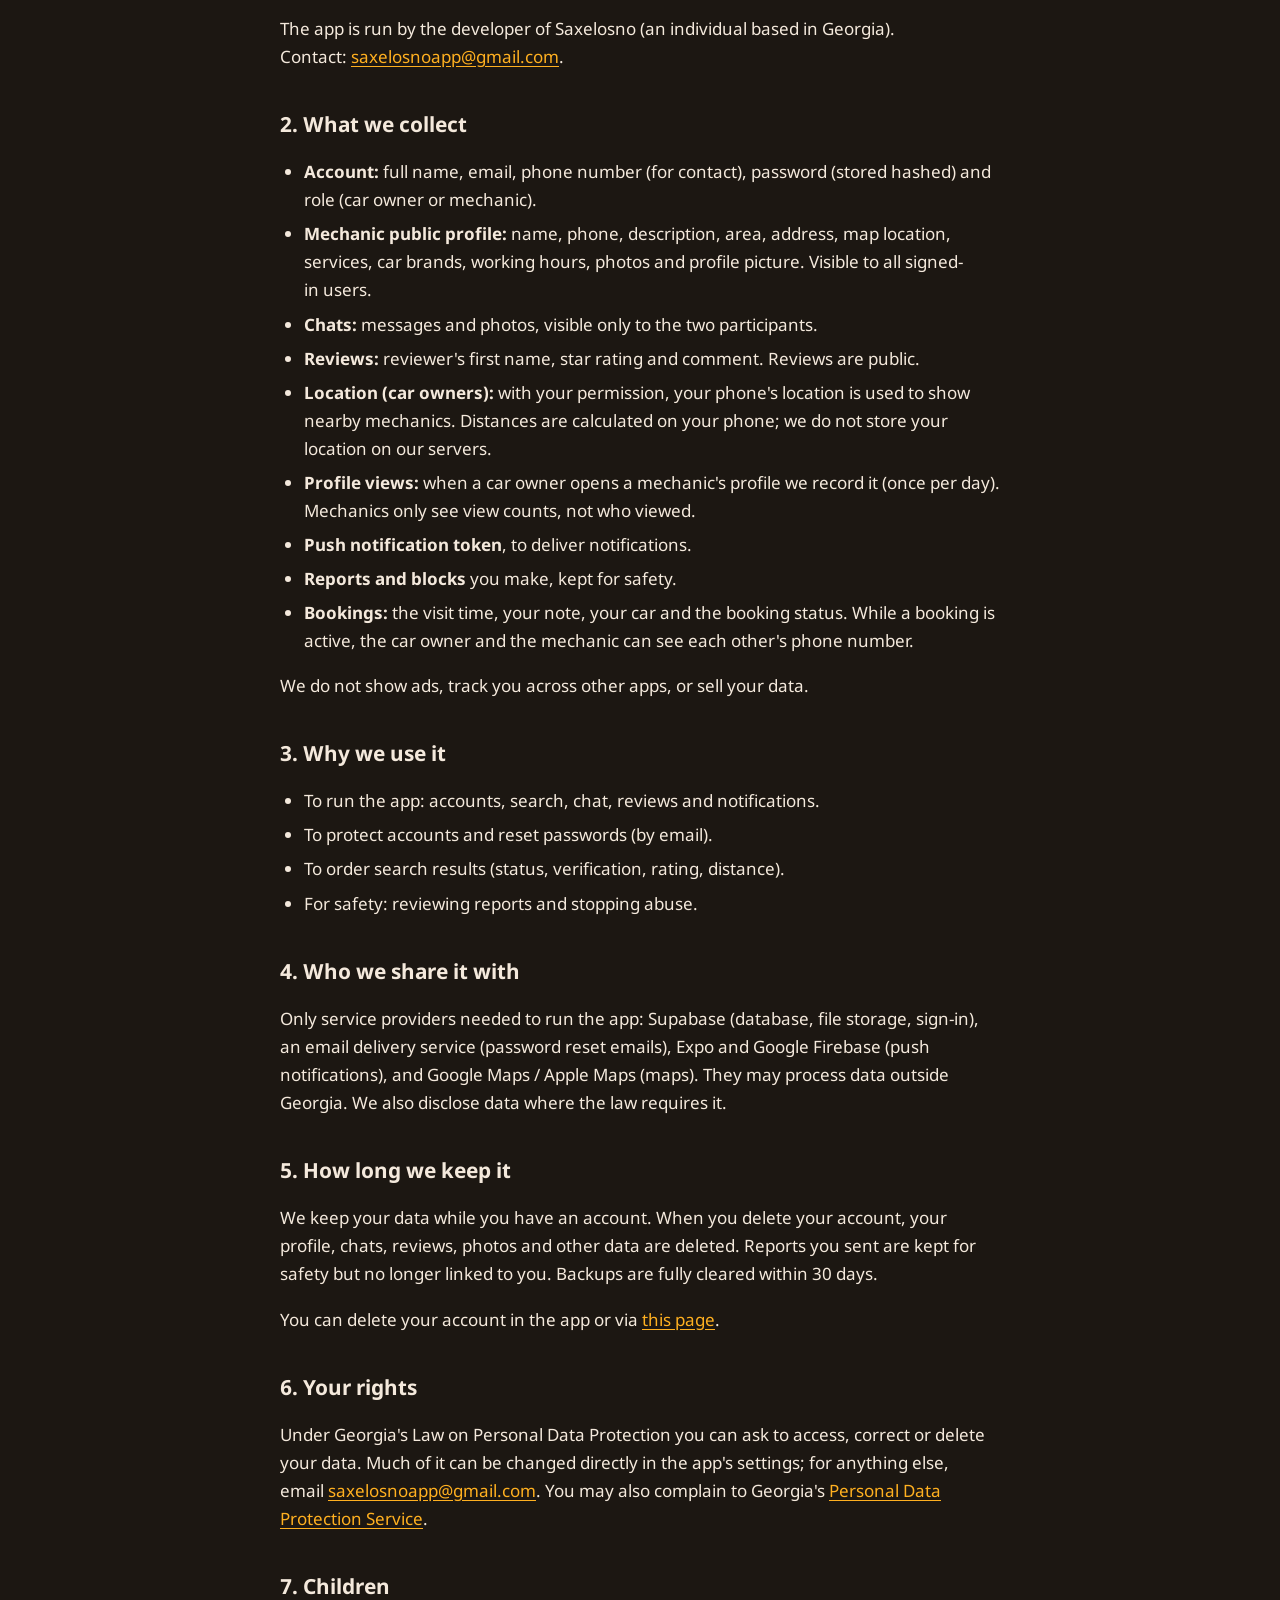
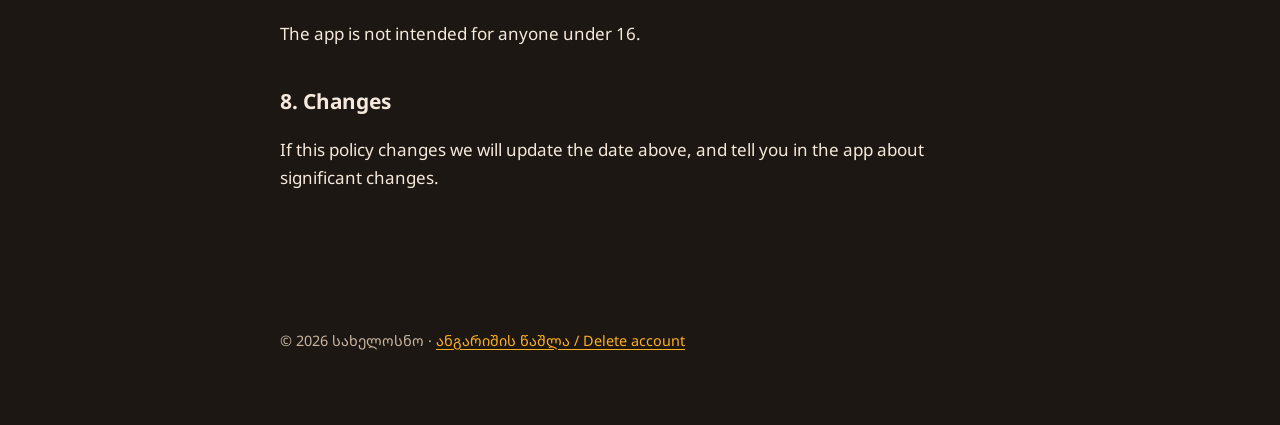
<file: privacy.html>
<!doctype html>
<html lang="ka">
<head>
  <meta charset="utf-8">
  <meta name="viewport" content="width=device-width, initial-scale=1">
  <meta name="theme-color" content="#1c1712">
  <link rel="icon" href="img/apple-touch-icon.png">
  <title>კონფიდენციალურობის პოლიტიკა — სახელოსნო</title>
  <meta name="description" content="სახელოსნოს კონფიდენციალურობის პოლიტიკა / Saxelosno privacy policy">
  <link rel="preconnect" href="https://fonts.googleapis.com">
  <link rel="preconnect" href="https://fonts.gstatic.com" crossorigin>
  <link href="https://fonts.googleapis.com/css2?family=Noto+Sans+Georgian:wght@400;500;600;700;800&display=swap" rel="stylesheet">
  <link rel="stylesheet" href="style.css?v=6">
</head>
<body>
<main class="doc">
  <header>
    <a class="wordmark" href="./"><span class="mark" aria-hidden="true"><svg viewBox="0 0 24 24"><path d="M20.96 16.45C20.97 16.3 21 16.15 21 16V16.5L20.96 16.45M11 16C11 16.71 11.15 17.39 11.42 18H6V19C6 19.55 5.55 20 5 20H4C3.45 20 3 19.55 3 19V11L5.08 5C5.28 4.42 5.84 4 6.5 4H17.5C18.16 4 18.72 4.42 18.92 5L21 11V16C21 13.24 18.76 11 16 11S11 13.24 11 16M8 13.5C8 12.67 7.33 12 6.5 12S5 12.67 5 13.5 5.67 15 6.5 15 8 14.33 8 13.5M19 10L17.5 5.5H6.5L5 10H19M22.87 21.19L18.76 17.08C19.17 16.04 18.94 14.82 18.08 13.97C17.18 13.06 15.83 12.88 14.74 13.38L16.68 15.32L15.33 16.68L13.34 14.73C12.8 15.82 13.05 17.17 13.93 18.08C14.79 18.94 16 19.16 17.05 18.76L21.16 22.86C21.34 23.05 21.61 23.05 21.79 22.86L22.83 21.83C23.05 21.65 23.05 21.33 22.87 21.19Z"/></svg></span>სახელოსნო</a>
    <h1>კონფიდენციალურობის პოლიტიკა</h1>
    <p class="updated">ბოლო განახლება: 31.10.2026</p>
    <nav class="lang-switch"><a href="#en">English version ↓</a></nav>
  </header>

  <p>სახელოსნო არის აპლიკაცია, რომელიც აკავშირებს მანქანის მფლობელებს ხელოსნებთან საქართველოში. ეს დოკუმენტი განმარტავს, რა ინფორმაციას ვაგროვებთ, რისთვის ვიყენებთ და რა უფლებები გაქვთ.</p>

  <h2>1. ვინ ვართ</h2>
  <p>აპლიკაციას მართავს სახელოსნოს დეველოპერი (ფიზიკური პირი, საქართველო). კითხვებისთვის და მოთხოვნებისთვის მოგვწერეთ: <a href="mailto:saxelosnoapp@gmail.com">saxelosnoapp@gmail.com</a>.</p>

  <h2>2. რა ინფორმაციას ვაგროვებთ</h2>
  <ul>
    <li><strong>ანგარიში:</strong> სახელი და გვარი, ელ-ფოსტა, ტელეფონის ნომერი (საკონტაქტოდ), პაროლი (ინახება დაშიფრული სახით) და როლი — მანქანის მფლობელი ან ხელოსანი.</li>
    <li><strong>ხელოსნის საჯარო პროფილი:</strong> სახელი, ტელეფონი, აღწერა, უბანი, მისამართი, მდებარეობა რუკაზე, მომსახურება, მანქანის მარკები, სამუშაო საათები, ფოტოები და პროფილის სურათი. ამ ინფორმაციას ხედავს აპლიკაციის ყველა რეგისტრირებული მომხმარებელი.</li>
    <li><strong>ჩატები:</strong> შეტყობინებები და ფოტოები, რომლებსაც მხოლოდ ჩატის ორი მონაწილე ხედავს.</li>
    <li><strong>შეფასებები:</strong> შემფასებლის სახელი, ვარსკვლავები და კომენტარი. შეფასებები საჯაროა.</li>
    <li><strong>მდებარეობა (მანქანის მფლობელები):</strong> თქვენი ნებართვით, ტელეფონის მდებარეობა გამოიყენება უახლოესი ხელოსნების საჩვენებლად. გამოთვლა ხდება ტელეფონზე — თქვენს მდებარეობას ჩვენს სერვერებზე არ ვინახავთ.</li>
    <li><strong>პროფილის ნახვები:</strong> როცა მანქანის მფლობელი ხელოსნის პროფილს ხსნის, ვინახავთ ჩანაწერს (დღეში ერთხელ). ხელოსანი ხედავს მხოლოდ ნახვების რაოდენობას და არა იმას, ვინ ნახა.</li>
    <li><strong>შეტყობინებების ტოკენი:</strong> push-შეტყობინებების გასაგზავნად.</li>
    <li><strong>გასაჩივრებები და დაბლოკვა:</strong> როცა ვინმეს აჩივრებთ ან ბლოკავთ, ვინახავთ ამის ჩანაწერს უსაფრთხოებისთვის.</li>
    <li><strong>ჯავშნები:</strong> ვიზიტის დრო, თქვენი შენიშვნა, მანქანა და ჯავშნის სტატუსი. სანამ ჯავშანი აქტიურია, მანქანის მფლობელი და ხელოსანი ერთმანეთის ტელეფონის ნომერს ხედავენ.</li>
  </ul>
  <p>ჩვენ არ ვიყენებთ რეკლამას, არ ვაკვირდებით თქვენს აქტივობას სხვა აპლიკაციებში და არ ვყიდით თქვენს მონაცემებს.</p>

  <h2>3. რისთვის ვიყენებთ</h2>
  <ul>
    <li>აპლიკაციის მუშაობისთვის: ანგარიში, ძიება, ჩატი, შეფასებები, შეტყობინებები.</li>
    <li>ანგარიშის დასაცავად და პაროლის აღსადგენად (ელ-ფოსტით).</li>
    <li>ძიების შედეგების დასალაგებლად (სტატუსი, ვერიფიკაცია, შეფასება, მანძილი).</li>
    <li>უსაფრთხოებისთვის: გასაჩივრებების განხილვა და წესების დარღვევის აღკვეთა.</li>
  </ul>

  <h2>4. ვის ვუზიარებთ</h2>
  <p>ინფორმაციას ვუზიარებთ მხოლოდ სერვისის მომწოდებლებს, რომლებიც აპლიკაციის მუშაობისთვისაა საჭირო:</p>
  <ul>
    <li><strong>Supabase</strong> — მონაცემთა ბაზა, ფაილები და ავტორიზაცია;</li>
    <li><strong>ელ-ფოსტის გამგზავნი სერვისი</strong> — პაროლის აღდგენის წერილებისთვის;</li>
    <li><strong>Expo და Google Firebase</strong> — push-შეტყობინებები;</li>
    <li><strong>Google Maps / Apple Maps</strong> — რუკები.</li>
  </ul>
  <p>ეს კომპანიები შეიძლება მონაცემებს საქართველოს ფარგლებს გარეთ ამუშავებდნენ. ინფორმაციას ასევე გავცემთ, თუ ამას კანონი მოითხოვს.</p>

  <h2>5. რამდენ ხანს ვინახავთ</h2>
  <p>მონაცემებს ვინახავთ, სანამ ანგარიში გაქვთ. ანგარიშის წაშლისას იშლება თქვენი პროფილი, ჩატები, შეფასებები, ფოტოები და დანარჩენი ინფორმაცია. თქვენ მიერ გაგზავნილი გასაჩივრებები რჩება უსაფრთხოებისთვის, მაგრამ თქვენთან კავშირის გარეშე. სარეზერვო ასლებიდან მონაცემები სრულად იშლება 30 დღეში.</p>
  <p>ანგარიშის წაშლა შეგიძლიათ აპლიკაციაში ან <a href="delete-account.html">ამ გვერდის</a> მეშვეობით.</p>

  <h2>6. თქვენი უფლებები</h2>
  <p>საქართველოს კანონის „პერსონალურ მონაცემთა დაცვის შესახებ“ მიხედვით, შეგიძლიათ მოითხოვოთ თქვენს მონაცემებზე წვდომა, მათი გასწორება ან წაშლა. ბევრი რამის შეცვლა პირდაპირ აპლიკაციის პარამეტრებშია შესაძლებელი; დანარჩენისთვის მოგვწერეთ: <a href="mailto:saxelosnoapp@gmail.com">saxelosnoapp@gmail.com</a>. საჩივრის შემთხვევაში შეგიძლიათ მიმართოთ <a href="https://pdps.ge">პერსონალურ მონაცემთა დაცვის სამსახურს</a>.</p>

  <h2>7. ბავშვები</h2>
  <p>აპლიკაცია არ არის განკუთვნილი 16 წლამდე პირებისთვის.</p>

  <h2>8. ცვლილებები</h2>
  <p>ამ პოლიტიკის შეცვლის შემთხვევაში განვაახლებთ თარიღს ამ გვერდზე, ხოლო მნიშვნელოვან ცვლილებებზე აპლიკაციაშიც გაცნობებთ.</p>

  <hr>

  <section id="en" lang="en">
    <h1>Privacy Policy</h1>
    <p class="updated">Last updated: 31 October 2026</p>

    <p>Saxelosno (სახელოსნო) is an app that connects car owners with mechanics in Georgia. This policy explains what we collect, why, and your rights.</p>

    <h2>1. Who we are</h2>
    <p>The app is run by the developer of Saxelosno (an individual based in Georgia). Contact: <a href="mailto:saxelosnoapp@gmail.com">saxelosnoapp@gmail.com</a>.</p>

    <h2>2. What we collect</h2>
    <ul>
      <li><strong>Account:</strong> full name, email, phone number (for contact), password (stored hashed) and role (car owner or mechanic).</li>
      <li><strong>Mechanic public profile:</strong> name, phone, description, area, address, map location, services, car brands, working hours, photos and profile picture. Visible to all signed-in users.</li>
      <li><strong>Chats:</strong> messages and photos, visible only to the two participants.</li>
      <li><strong>Reviews:</strong> reviewer's first name, star rating and comment. Reviews are public.</li>
      <li><strong>Location (car owners):</strong> with your permission, your phone's location is used to show nearby mechanics. Distances are calculated on your phone; we do not store your location on our servers.</li>
      <li><strong>Profile views:</strong> when a car owner opens a mechanic's profile we record it (once per day). Mechanics only see view counts, not who viewed.</li>
      <li><strong>Push notification token</strong>, to deliver notifications.</li>
      <li><strong>Reports and blocks</strong> you make, kept for safety.</li>
      <li><strong>Bookings:</strong> the visit time, your note, your car and the booking status. While a booking is active, the car owner and the mechanic can see each other's phone number.</li>
    </ul>
    <p>We do not show ads, track you across other apps, or sell your data.</p>

    <h2>3. Why we use it</h2>
    <ul>
      <li>To run the app: accounts, search, chat, reviews and notifications.</li>
      <li>To protect accounts and reset passwords (by email).</li>
      <li>To order search results (status, verification, rating, distance).</li>
      <li>For safety: reviewing reports and stopping abuse.</li>
    </ul>

    <h2>4. Who we share it with</h2>
    <p>Only service providers needed to run the app: Supabase (database, file storage, sign-in), an email delivery service (password reset emails), Expo and Google Firebase (push notifications), and Google Maps / Apple Maps (maps). They may process data outside Georgia. We also disclose data where the law requires it.</p>

    <h2>5. How long we keep it</h2>
    <p>We keep your data while you have an account. When you delete your account, your profile, chats, reviews, photos and other data are deleted. Reports you sent are kept for safety but no longer linked to you. Backups are fully cleared within 30 days.</p>
    <p>You can delete your account in the app or via <a href="delete-account.html">this page</a>.</p>

    <h2>6. Your rights</h2>
    <p>Under Georgia's Law on Personal Data Protection you can ask to access, correct or delete your data. Much of it can be changed directly in the app's settings; for anything else, email <a href="mailto:saxelosnoapp@gmail.com">saxelosnoapp@gmail.com</a>. You may also complain to Georgia's <a href="https://pdps.ge">Personal Data Protection Service</a>.</p>

    <h2>7. Children</h2>
    <p>The app is not intended for anyone under 16.</p>

    <h2>8. Changes</h2>
    <p>If this policy changes we will update the date above, and tell you in the app about significant changes.</p>
  </section>

  <footer>© 2026 სახელოსნო · <a href="delete-account.html">ანგარიშის წაშლა / Delete account</a></footer>
</main>
</body>
</html>
</file>
<file: style.css>
/*
 * saxelosno.com — the app's "night workshop" look: deep warm brown, one amber
 * accent, cream text, Noto Sans Georgian. Shared by every page.
 */
:root {
  --bg: #1c1712;
  --bg-deep: #140f0a;
  --surface: #2a231c;
  --surface-2: #342b22;
  --line: rgba(255, 236, 214, 0.09);
  --text: #f4e9dc;
  --muted: #c8b6a2;
  --amber: #ffb020;
  --amber-soft: rgba(255, 176, 32, 0.14);
  --on-amber: #291800;
  --radius-sheet: 28px;
  --radius-card: 22px;
  --ease: cubic-bezier(0.22, 1, 0.36, 1);
  color-scheme: dark;
}

* {
  box-sizing: border-box;
}

html {
  scroll-behavior: smooth;
}

body {
  margin: 0;
  background: var(--bg);
  color: var(--text);
  font-family: 'Noto Sans Georgian', system-ui, sans-serif;
  font-size: 17px;
  line-height: 1.65;
  -webkit-font-smoothing: antialiased;
}

h1,
h2,
h3,
p,
li {
  overflow-wrap: break-word;
  text-wrap: pretty;
}

a {
  color: var(--amber);
  text-underline-offset: 3px;
}

a:focus-visible,
button:focus-visible {
  outline: 2px solid var(--amber);
  outline-offset: 3px;
  border-radius: 8px;
}

img {
  max-width: 100%;
  display: block;
}

.wrap {
  max-width: 1120px;
  margin: 0 auto;
  padding: 0 20px;
}

/* ---------- Language switch (Georgian default, English second) ---------- */
html:not([data-lang='en']) .en,
html[data-lang='en'] .ka {
  display: none !important;
}

/* ---------- Top bar ---------- */
.topbar {
  position: sticky;
  top: 0;
  z-index: 10;
  background: rgba(28, 23, 18, 0.78);
  backdrop-filter: blur(14px) saturate(140%);
  -webkit-backdrop-filter: blur(14px) saturate(140%);
  border-bottom: 1px solid var(--line);
}

.topbar .wrap {
  display: flex;
  align-items: center;
  justify-content: space-between;
  gap: 16px;
  height: 64px;
}

.wordmark {
  display: inline-flex;
  align-items: center;
  gap: 10px;
  color: var(--text);
  font-weight: 700;
  font-size: 1.1rem;
  text-decoration: none;
}

.mark {
  display: inline-grid;
  place-items: center;
  flex: none;
  width: 36px;
  height: 36px;
  border-radius: 10px;
  background: var(--amber);
}

.mark svg {
  width: 22px;
  height: 22px;
  fill: var(--on-amber);
}

.lang {
  display: inline-flex;
  padding: 3px;
  border-radius: 999px;
  background: var(--surface);
  border: 1px solid var(--line);
}

.lang button {
  font: inherit;
  font-size: 0.85rem;
  font-weight: 600;
  color: var(--muted);
  background: none;
  border: 0;
  padding: 5px 12px;
  border-radius: 999px;
  cursor: pointer;
  transition: background 0.25s var(--ease), color 0.25s var(--ease);
}

.lang button[aria-pressed='true'] {
  background: var(--amber);
  color: var(--on-amber);
}

/* ---------- Buttons ---------- */
.btn {
  display: inline-flex;
  align-items: center;
  justify-content: center;
  gap: 12px;
  min-height: 56px;
  padding: 10px 26px;
  border-radius: 999px;
  font: inherit;
  font-weight: 600;
  text-decoration: none;
  border: 0;
  cursor: pointer;
  transition: transform 0.2s var(--ease), background 0.25s var(--ease), box-shadow 0.25s var(--ease);
}

.btn:active {
  transform: scale(0.97);
}

.btn svg {
  width: 26px;
  height: 26px;
  flex: none;
  fill: currentColor;
}

.btn-store {
  background: var(--amber);
  color: var(--on-amber);
  box-shadow: 0 10px 30px -10px rgba(255, 176, 32, 0.55);
}

.btn-store:hover {
  box-shadow: 0 14px 38px -10px rgba(255, 176, 32, 0.75);
}

.btn-store .stack {
  display: grid;
  line-height: 1.2;
  text-align: left;
}

.btn-store .stack small {
  font-size: 0.72rem;
  font-weight: 500;
  opacity: 0.8;
}

.btn-store .stack strong {
  font-size: 1.05rem;
}

/* Not published yet: same shape, quieter, not clickable. */
.btn-store[aria-disabled='true'] {
  cursor: default;
  background: var(--surface-2);
  color: var(--text);
  box-shadow: inset 0 0 0 1px var(--line);
}

.btn-store[aria-disabled='true'] svg {
  fill: var(--amber);
}

.btn-ghost {
  background: transparent;
  color: var(--text);
  box-shadow: inset 0 0 0 1px var(--line);
}

.btn-ghost:hover {
  background: var(--surface);
}

/* ---------- Hero ---------- */
.hero {
  position: relative;
  overflow: hidden;
  padding: 56px 0 72px;
}

/* Warm workshop-lamp glow behind the app icon. */
.hero::before {
  content: '';
  position: absolute;
  width: 760px;
  height: 760px;
  right: -180px;
  top: -120px;
  background: radial-gradient(closest-side, rgba(255, 176, 32, 0.28), rgba(255, 176, 32, 0.06) 55%, transparent 72%);
  pointer-events: none;
}

.hero .wrap {
  position: relative;
  display: grid;
  gap: 48px;
  align-items: center;
}

.eyebrow {
  display: inline-flex;
  align-items: center;
  gap: 8px;
  margin: 0 0 18px;
  padding: 6px 14px;
  border-radius: 999px;
  background: var(--amber-soft);
  color: var(--amber);
  font-size: 0.85rem;
  font-weight: 600;
}

.hero h1 {
  margin: 0;
  font-size: clamp(2.6rem, 9vw, 4.3rem);
  font-weight: 800;
  line-height: 1.05;
  letter-spacing: -0.01em;
}

.hero h1 em {
  font-style: normal;
  color: var(--amber);
}

.hero .lead {
  max-width: 34ch;
  margin: 22px 0 32px;
  color: var(--muted);
  font-size: clamp(1.05rem, 2.4vw, 1.25rem);
}

.cta-row {
  display: flex;
  flex-wrap: wrap;
  gap: 12px;
}

.fine {
  margin: 16px 0 0;
  color: var(--muted);
  font-size: 0.9rem;
}

/* ---------- Hero visual: the app icon with floating badges ---------- */
.hero-visual {
  position: relative;
  display: grid;
  place-items: center;
  min-height: 360px;
}

@keyframes float {
  50% {
    transform: translateY(-10px);
  }
}

/* The app icon, large, lit like a workshop sign. */
.emblem {
  display: grid;
  place-items: center;
  width: min(240px, 58vw);
  aspect-ratio: 1;
  border-radius: 28%;
  background: linear-gradient(150deg, #ffc24d, var(--amber) 55%, #f09a00);
  box-shadow: 0 40px 90px -30px rgba(255, 176, 32, 0.6), inset 0 2px 0 rgba(255, 255, 255, 0.35);
  animation: float 7s ease-in-out infinite;
}

.emblem svg {
  width: 58%;
  height: 58%;
  fill: var(--on-amber);
}

/* Small badges in the app's style, floating around the icon. */
.chip {
  position: absolute;
  display: inline-flex;
  align-items: center;
  gap: 8px;
  padding: 9px 14px;
  border-radius: 999px;
  background: rgba(42, 35, 28, 0.88);
  backdrop-filter: blur(10px);
  -webkit-backdrop-filter: blur(10px);
  box-shadow: 0 16px 40px -18px rgba(0, 0, 0, 0.8), inset 0 0 0 1px var(--line);
  font-size: 0.86rem;
  font-weight: 600;
  white-space: nowrap;
  animation: float 8s ease-in-out infinite;
}

.chip svg {
  width: 18px;
  height: 18px;
  fill: var(--amber);
}

.chip .dot {
  width: 9px;
  height: 9px;
  border-radius: 50%;
  background: #6fdc7c;
  box-shadow: 0 0 0 4px rgba(111, 220, 124, 0.18);
}

.chip-a { top: 4%; left: 2%; animation-delay: -1s; }
.chip-b { top: 22%; right: 0; animation-delay: -3s; }
.chip-c { bottom: 18%; left: 0; animation-delay: -5s; }
.chip-d { bottom: 3%; right: 6%; animation-delay: -2s; }

/* ---------- Sections ---------- */
section {
  padding: 72px 0;
}

.section-head {
  max-width: 640px;
  margin-bottom: 40px;
}

.section-head h2 {
  margin: 0 0 10px;
  font-size: clamp(1.8rem, 5vw, 2.8rem);
  font-weight: 800;
  line-height: 1.15;
}

.section-head p {
  margin: 0;
  color: var(--muted);
  font-size: 1.1rem;
}

.kicker {
  margin: 0 0 10px;
  color: var(--amber);
  font-size: 0.85rem;
  font-weight: 700;
  letter-spacing: 0.06em;
  text-transform: uppercase;
}

/* Audience blocks: features on one side, the app on the other. */
.audience {
  display: grid;
  gap: 40px;
  align-items: center;
  overflow: hidden;
  padding: 28px 22px;
  border-radius: var(--radius-sheet);
  background: var(--surface);
  border: 1px solid var(--line);
}

/* Grid items may shrink below their content (the screenshots), so nothing overflows. */
.audience > * {
  min-width: 0;
}

.audiences {
  display: grid;
  gap: 20px;
}

/* Round icon at the top of each audience card. */
.audience-ico {
  display: grid;
  place-items: center;
  width: 56px;
  height: 56px;
  margin-bottom: 18px;
  border-radius: 18px;
  background: var(--amber);
}

.audience-ico svg {
  width: 30px;
  height: 30px;
  fill: var(--on-amber);
}

.audience h3 {
  margin: 0 0 6px;
  font-size: clamp(1.5rem, 4vw, 2rem);
  font-weight: 800;
}

.audience > div > p {
  margin: 0 0 24px;
  color: var(--muted);
}

.features {
  display: grid;
  gap: 18px;
  margin: 0;
  padding: 0;
  list-style: none;
}

.features li {
  display: grid;
  grid-template-columns: 44px 1fr;
  gap: 14px;
  align-items: start;
}

.features .ico {
  display: grid;
  place-items: center;
  width: 44px;
  height: 44px;
  border-radius: 14px;
  background: var(--amber-soft);
}

.features .ico svg {
  width: 24px;
  height: 24px;
  fill: var(--amber);
}

.features strong {
  display: block;
  font-size: 1.05rem;
  line-height: 1.4;
}

/* The description under each feature title (not the title's own language spans). */
.features li > div > span {
  color: var(--muted);
  font-size: 0.97rem;
}

/* ---------- How it works ---------- */
.steps {
  display: grid;
  gap: 16px;
  margin: 0;
  padding: 0;
  list-style: none;
  counter-reset: step;
}

.steps li {
  counter-increment: step;
  padding: 28px;
  border-radius: var(--radius-card);
  background: var(--surface);
  border: 1px solid var(--line);
}

.steps li::before {
  content: counter(step, decimal-leading-zero);
  display: block;
  margin-bottom: 14px;
  color: var(--amber);
  font-size: 2.4rem;
  font-weight: 800;
  line-height: 1;
}

.steps h3 {
  margin: 0 0 6px;
  font-size: 1.25rem;
}

.steps p {
  margin: 0;
  color: var(--muted);
}

/* ---------- Download band ---------- */
.download {
  position: relative;
  overflow: hidden;
  display: grid;
  gap: 24px;
  justify-items: start;
  padding: 48px 36px;
  border-radius: var(--radius-sheet);
  background: var(--amber);
  color: var(--on-amber);
}

/* The app's car-wrench mark, large and faint, in the corner. */
.download .bg-mark {
  position: absolute;
  right: -50px;
  bottom: -80px;
  width: 320px;
  height: 320px;
  fill: var(--on-amber);
  opacity: 0.1;
  pointer-events: none;
}

.download > :not(.bg-mark) {
  position: relative;
}

.download h2 {
  margin: 0;
  font-size: clamp(1.8rem, 5vw, 2.8rem);
  font-weight: 800;
  line-height: 1.15;
}

.download p {
  margin: -12px 0 0;
  max-width: 44ch;
}

.download .btn-store {
  background: var(--on-amber);
  color: #ffe1a6;
  box-shadow: none;
}

.download .btn-store[aria-disabled='true'] {
  background: rgba(41, 24, 0, 0.12);
  color: var(--on-amber);
  box-shadow: inset 0 0 0 1px rgba(41, 24, 0, 0.25);
}

.download .btn-store[aria-disabled='true'] svg {
  fill: var(--on-amber);
}

/* ---------- Footer ---------- */
.site-footer {
  padding: 40px 0 56px;
  border-top: 1px solid var(--line);
  color: var(--muted);
  font-size: 0.92rem;
}

.site-footer .wrap {
  display: flex;
  flex-wrap: wrap;
  gap: 16px 32px;
  align-items: center;
  justify-content: space-between;
}

.site-footer nav {
  display: flex;
  flex-wrap: wrap;
  gap: 8px 22px;
}

.site-footer a {
  color: var(--text);
  text-decoration: none;
}

.site-footer a:hover {
  color: var(--amber);
}

/* ---------- Scroll reveal ---------- */
.reveal {
  opacity: 0;
  transform: translateY(18px);
  transition: opacity 0.7s var(--ease), transform 0.7s var(--ease);
}

.reveal.in {
  opacity: 1;
  transform: none;
}

/* ---------- Document pages (privacy, deletion, share link) ---------- */
.doc {
  max-width: 760px;
  margin: 0 auto;
  padding: 40px 20px 72px;
}

.doc header {
  margin-bottom: 32px;
}

.doc h1 {
  /* Long Georgian words like კონფიდენციალურობის need room on phones. */
  font-size: clamp(1.7rem, 6vw, 2.5rem);
  font-weight: 800;
  line-height: 1.2;
  margin: 0 0 8px;
}

.doc h2 {
  font-size: 1.3rem;
  margin: 36px 0 8px;
}

.doc ul,
.doc ol {
  padding-left: 1.4em;
}

.doc li {
  margin: 6px 0;
}

.updated,
.muted {
  color: var(--muted);
}

.card {
  background: var(--surface);
  border: 1px solid var(--line);
  border-radius: var(--radius-card);
  padding: 18px 22px;
  margin: 16px 0;
}

.lang-switch {
  display: flex;
  gap: 12px;
  margin-top: 12px;
}

.doc hr {
  border: none;
  border-top: 1px solid var(--line);
  margin: 56px 0 32px;
}

.doc footer {
  margin-top: 48px;
  color: var(--muted);
  font-size: 0.9rem;
}

/* ---------- Wider screens ---------- */
@media (min-width: 900px) {
  .hero {
    padding: 88px 0 104px;
  }

  .hero .wrap {
    grid-template-columns: 1.15fr 0.85fr;
  }

  .audiences {
    grid-template-columns: 1fr 1fr;
  }

  .audience {
    align-items: start;
    padding: 44px 40px;
  }

  .hero-visual {
    min-height: 460px;
  }

  .steps {
    grid-template-columns: repeat(3, 1fr);
  }

  .download {
    grid-template-columns: 1fr auto;
    align-items: center;
    padding: 56px 64px;
  }

  .download p {
    margin: 8px 0 0;
  }
}

@media (prefers-reduced-motion: reduce) {
  html {
    scroll-behavior: auto;
  }

  .emblem,
  .chip {
    animation: none;
  }

  .reveal {
    opacity: 1;
    transform: none;
    transition: none;
  }
}
</file>
